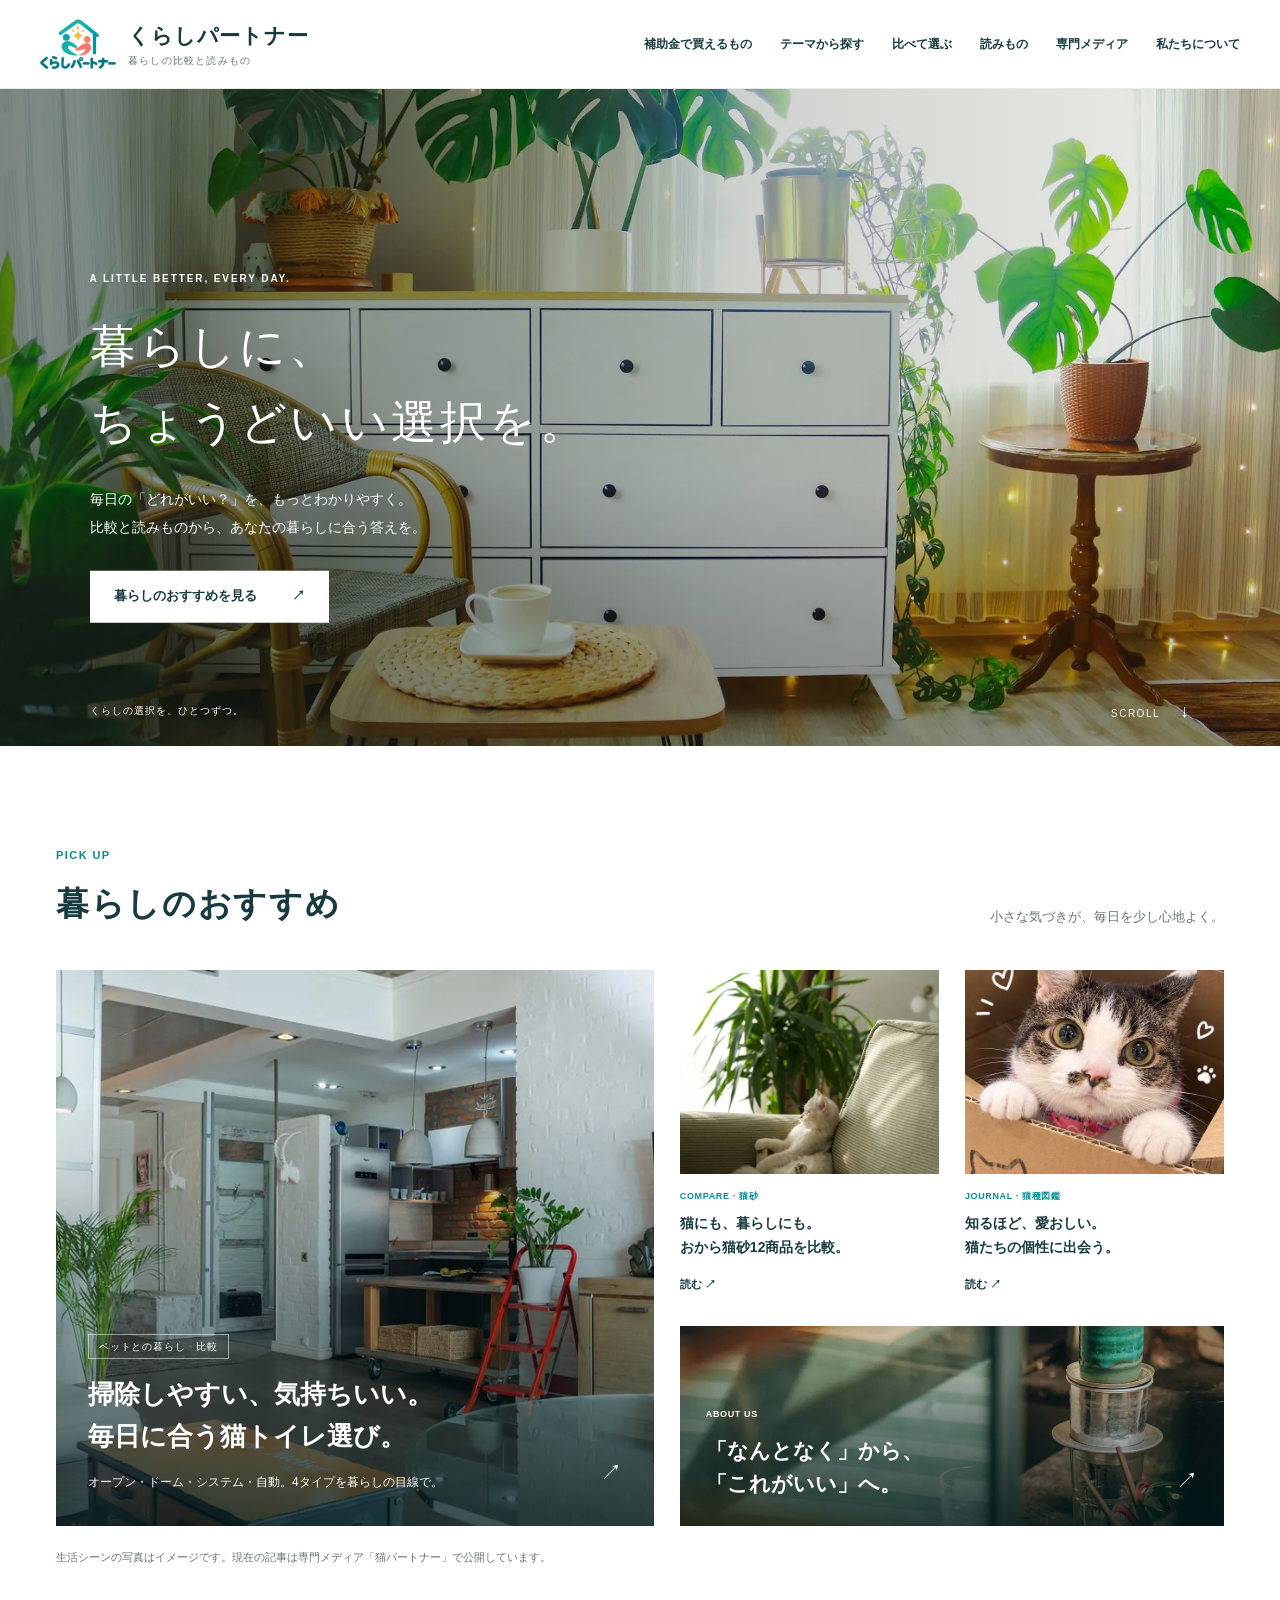
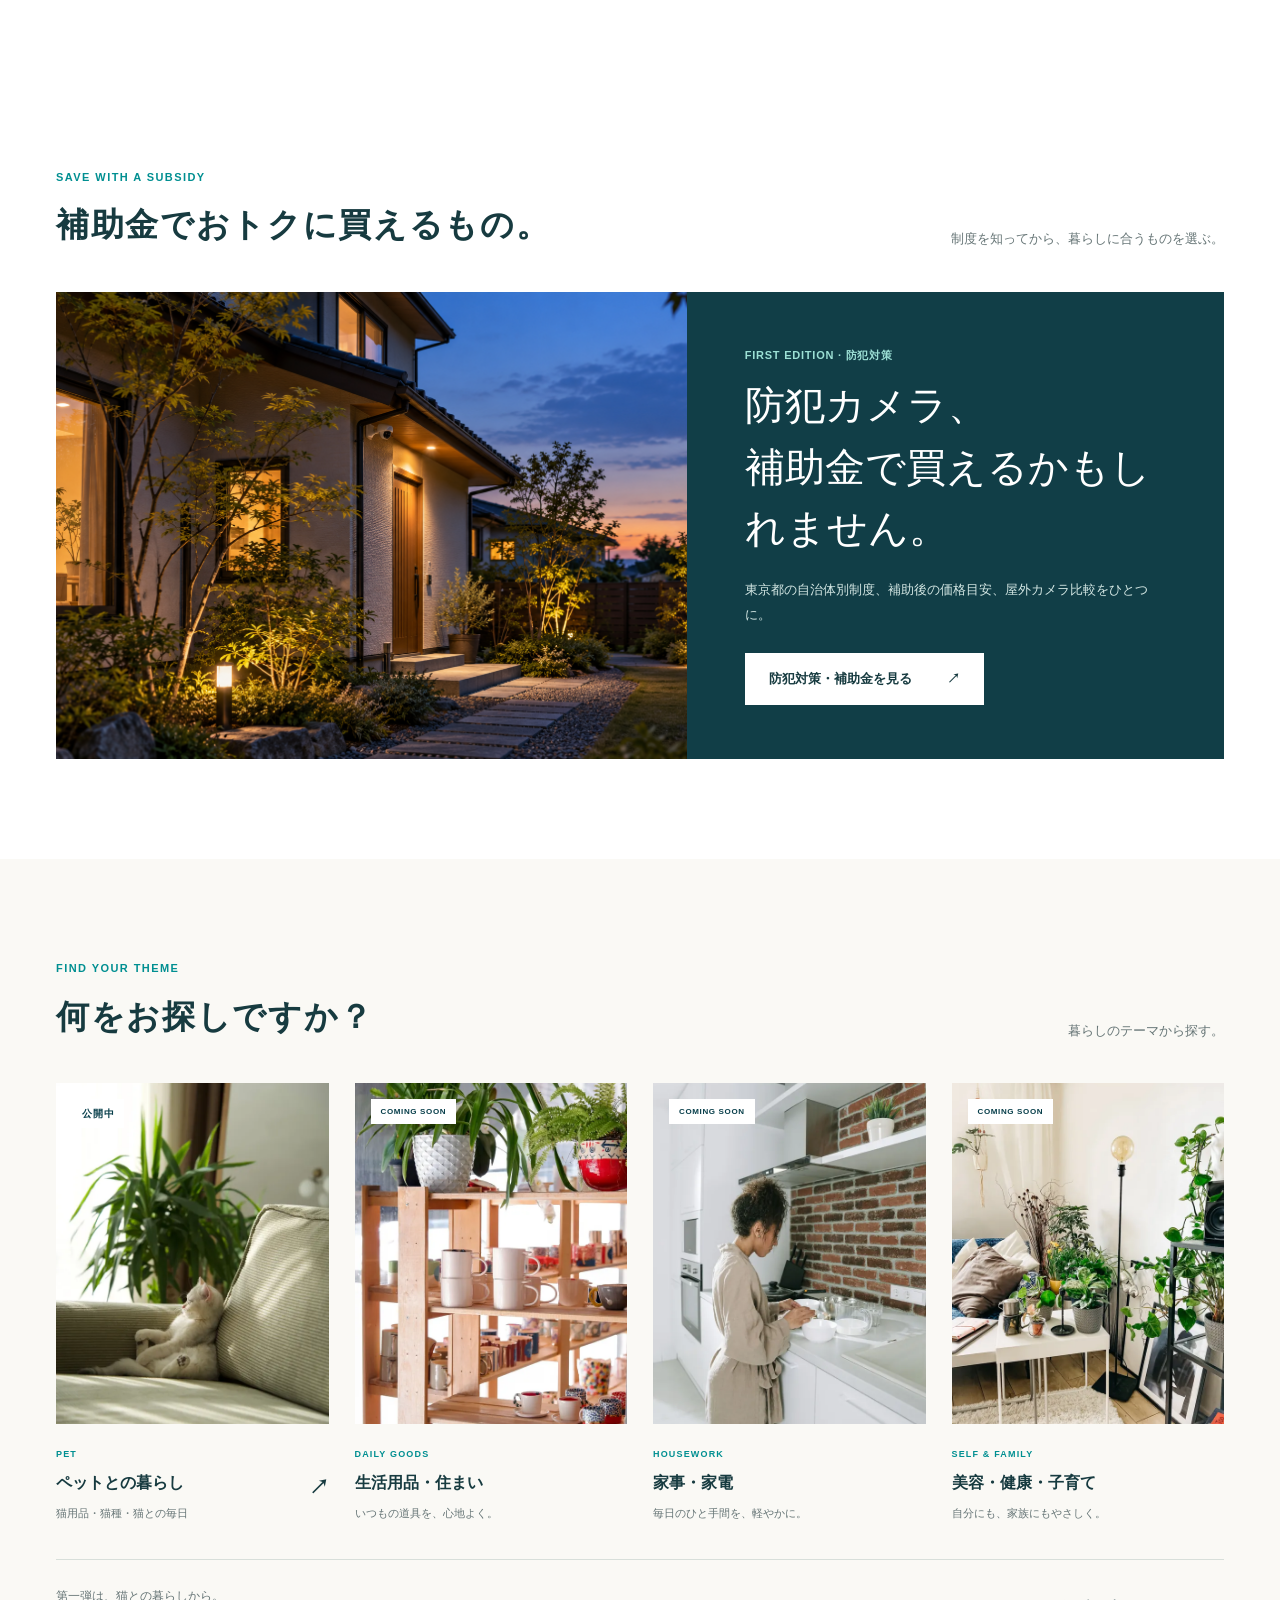
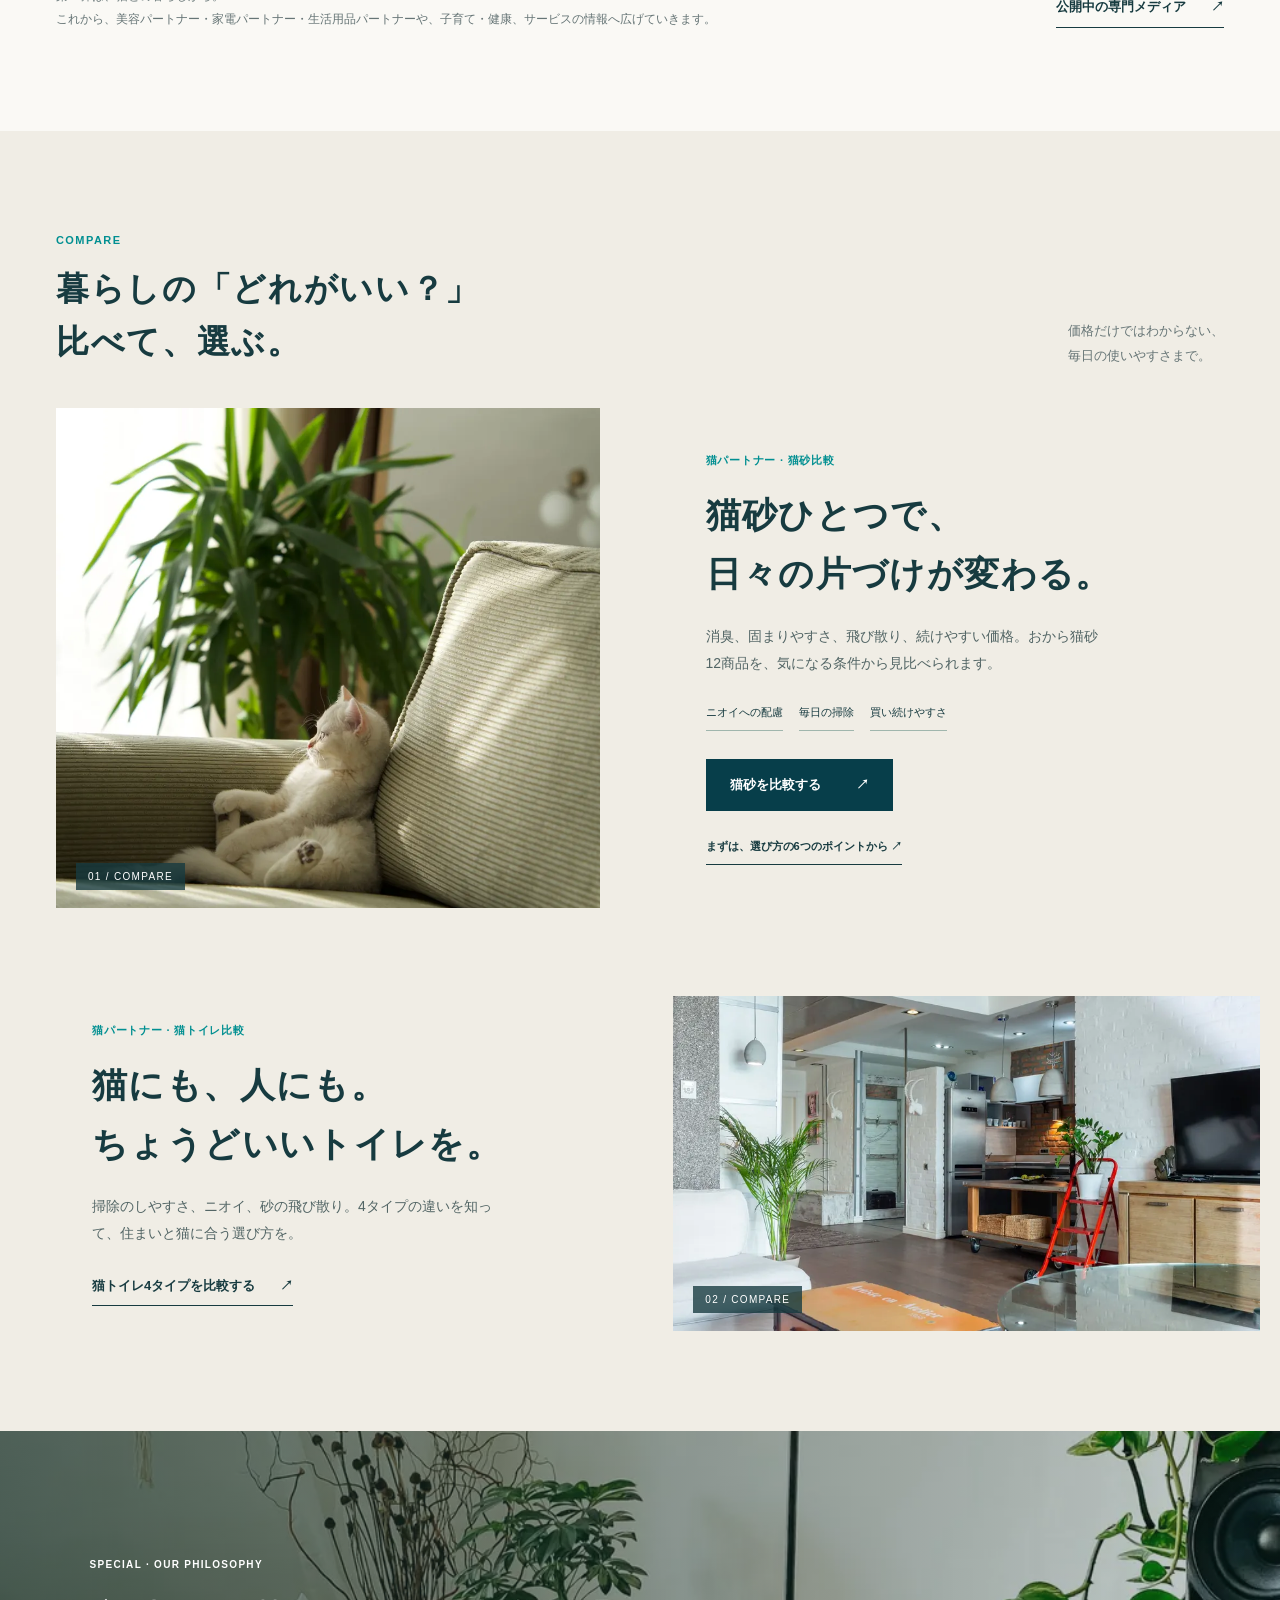
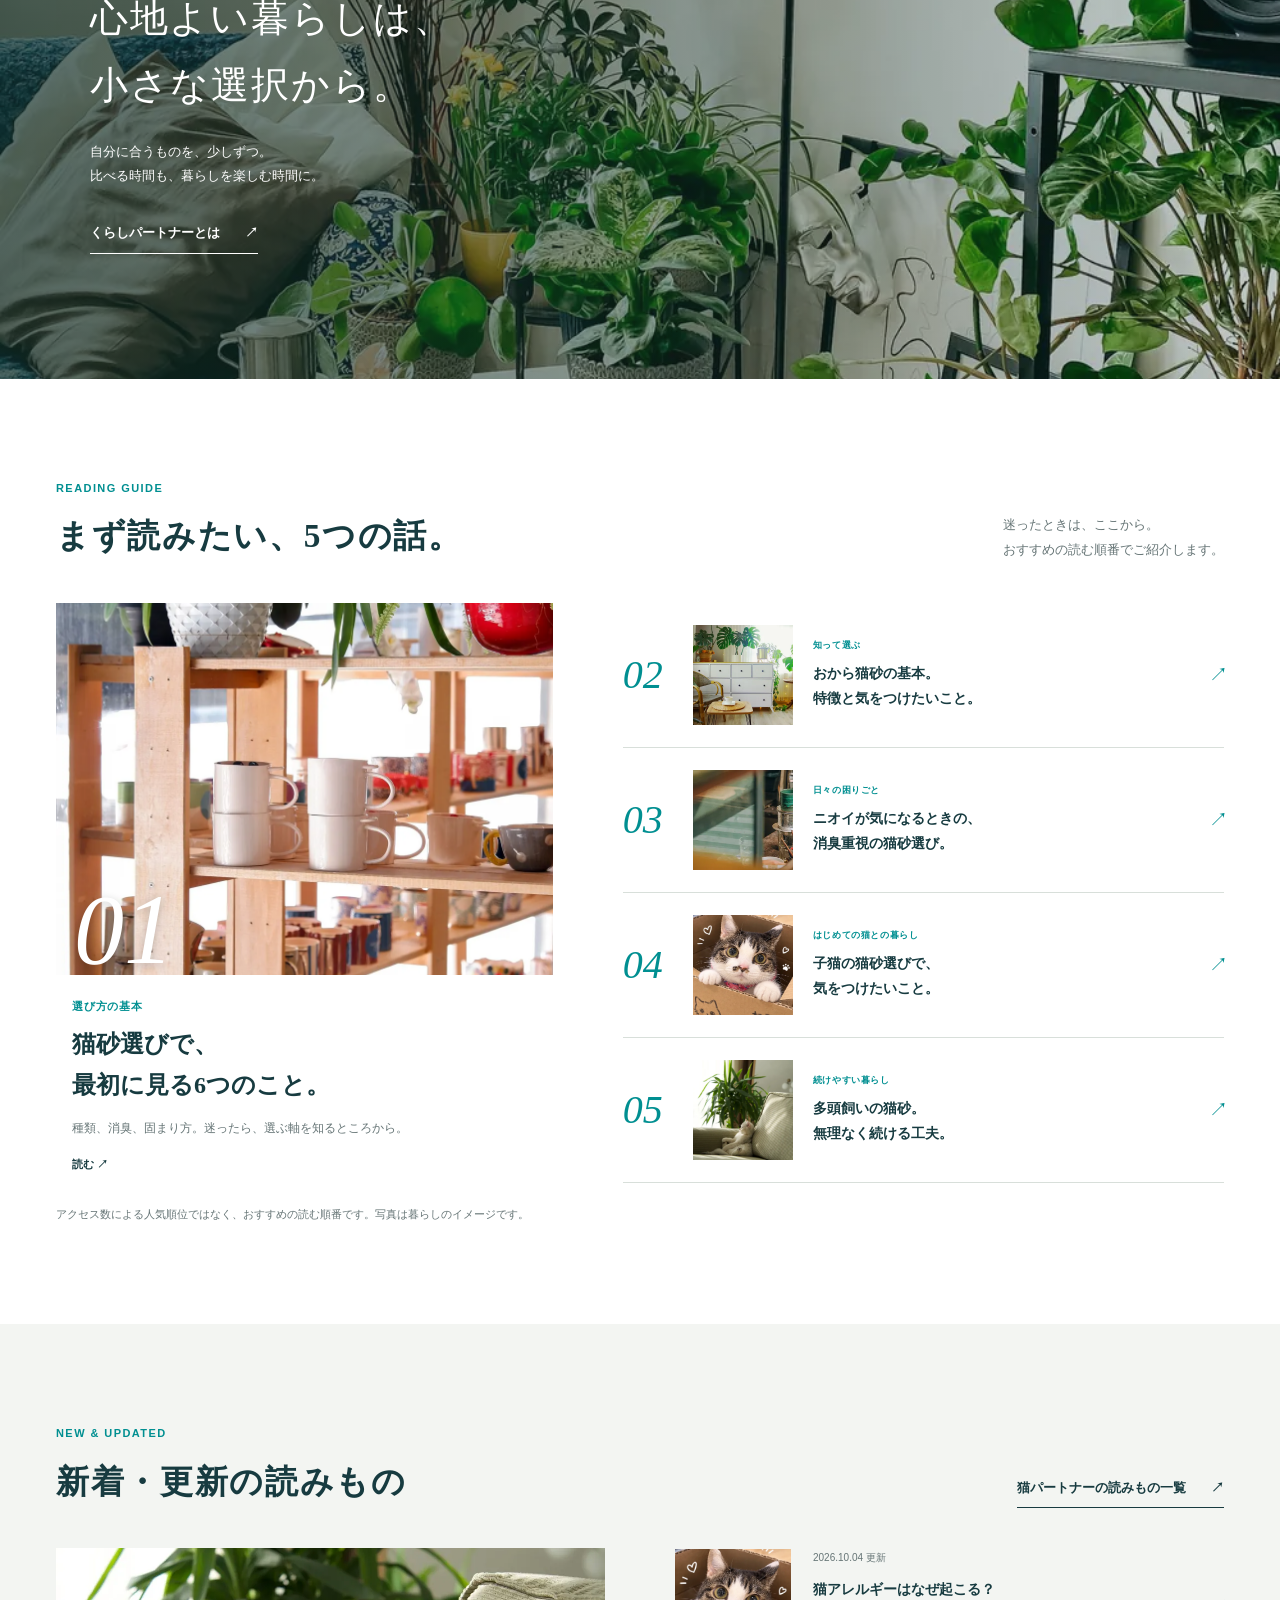
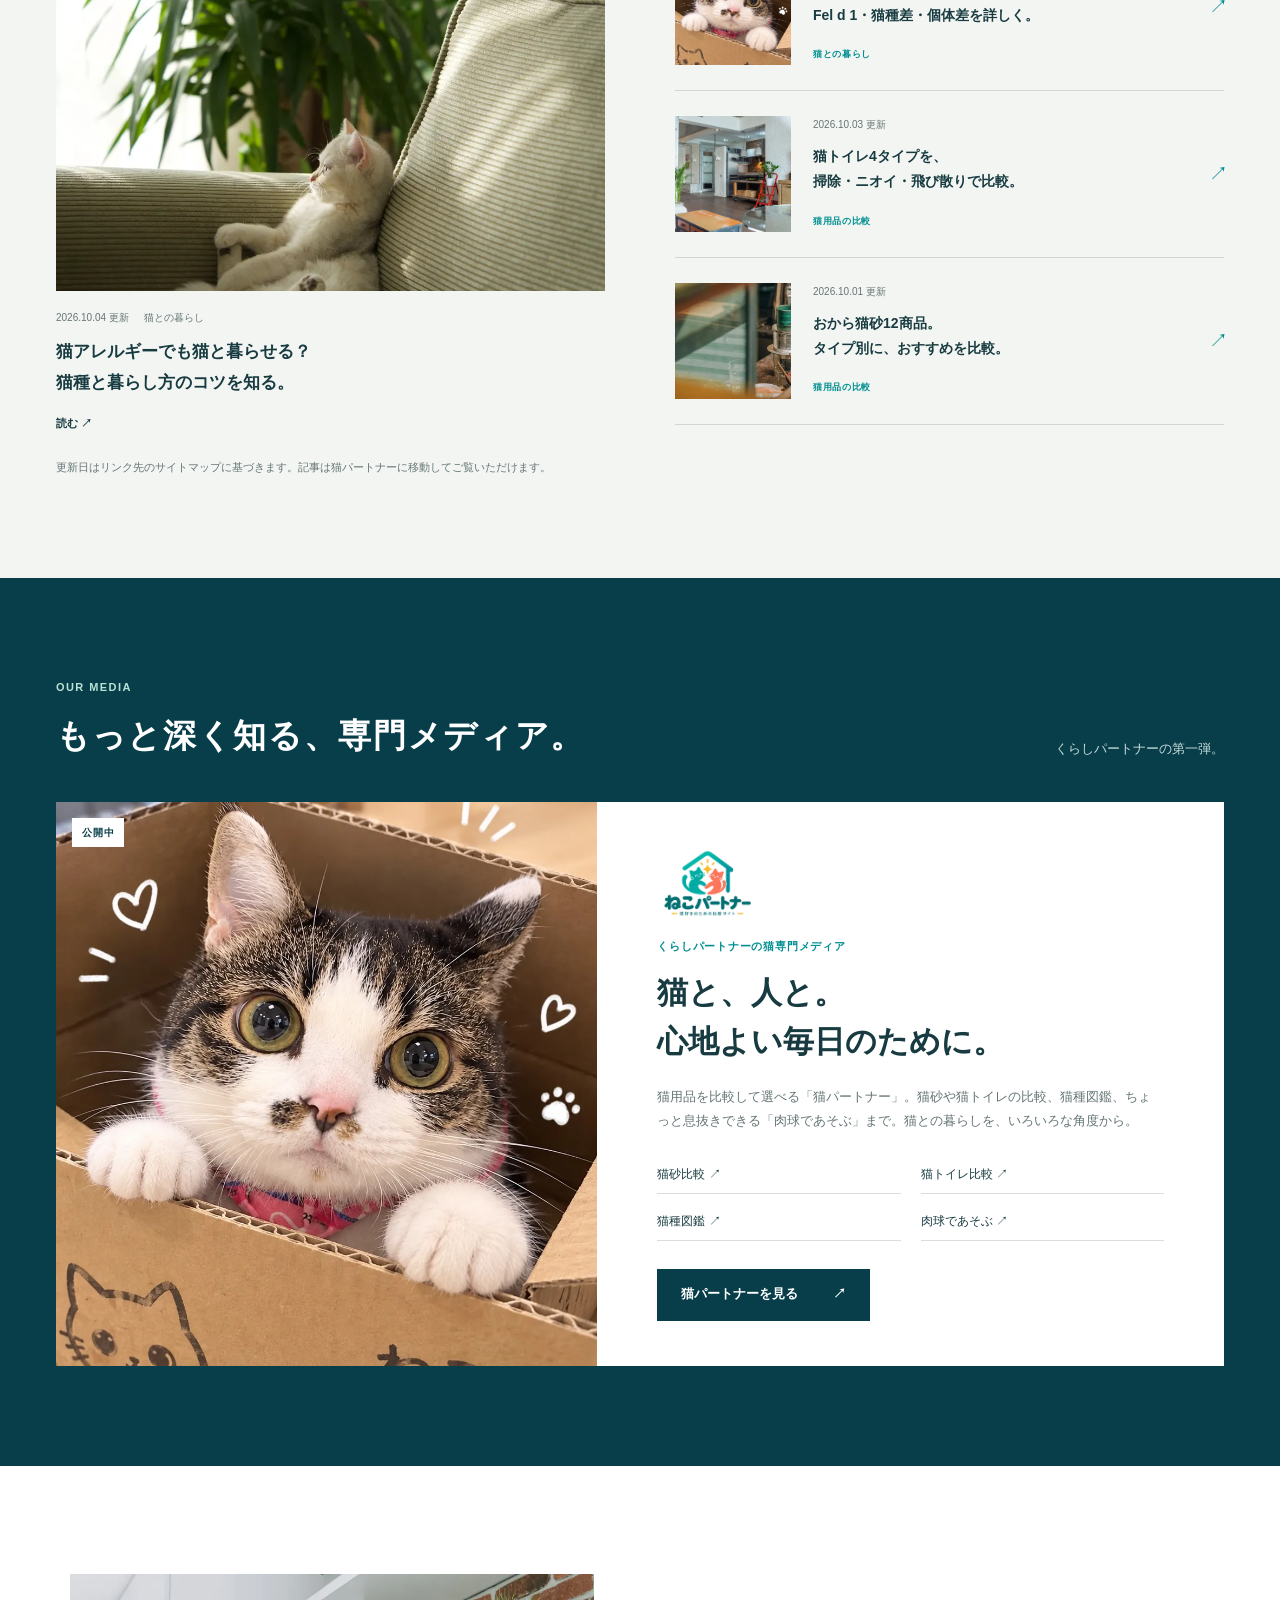
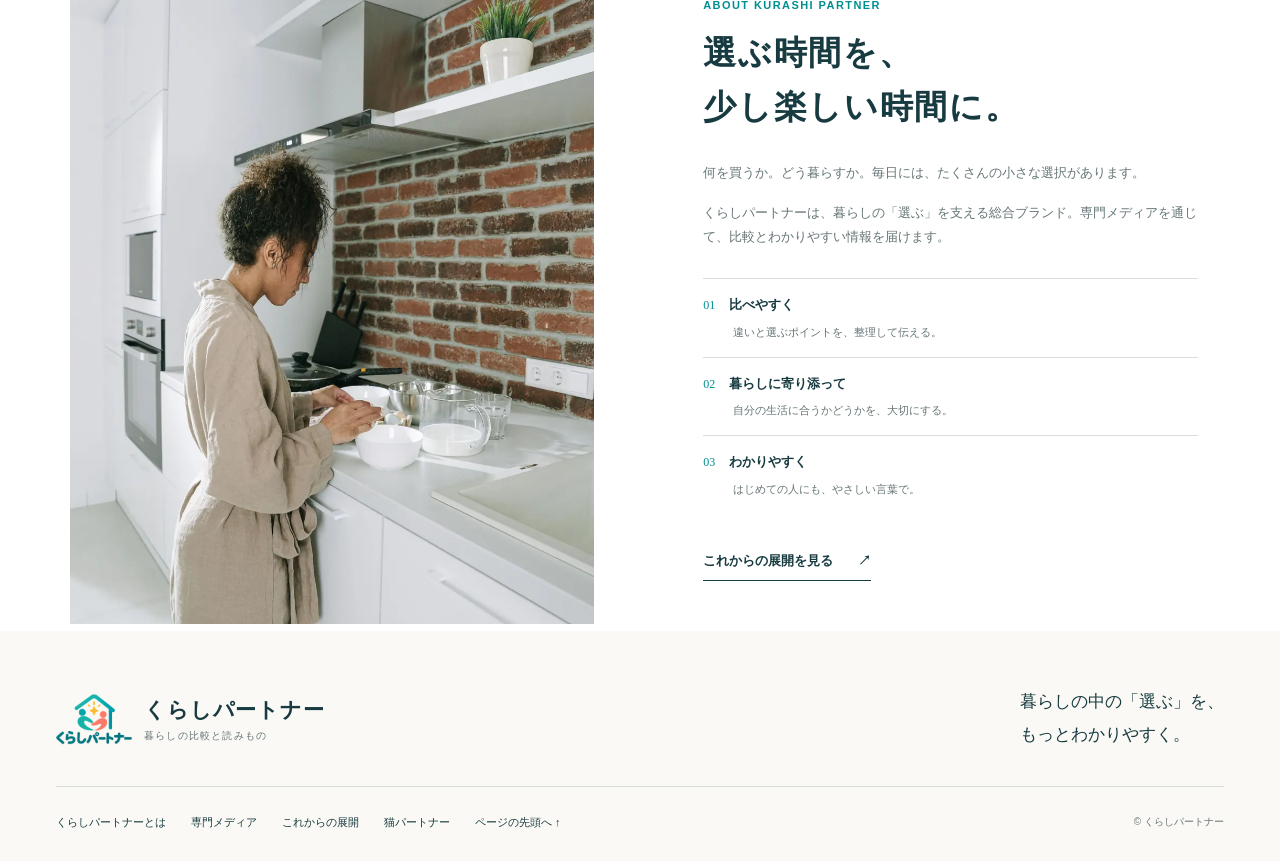
<file: index.html>
<!doctype html>
<html lang="ja">
<head>
  <meta charset="utf-8">
  <!-- Google tag (gtag.js): shared GA4 initialization -->
  <script src="assets/analytics.js?v=20261013-1"></script>
  <meta name="viewport" content="width=device-width, initial-scale=1">
  <meta name="google-site-verification" content="MS0Nk9H3uADEbkS4mQRKa8CIbMS9fhwAsp_efAz0tuo">
  <meta name="google-site-verification" content="SRSj7cFAxxrYkPa5LHg1mSOZ30iLq-G2q65b8_feYAY" />
  <title>くらしパートナー｜暮らしの「選ぶ」を、もっとわかりやすく。</title>
  <meta name="description" content="くらしパートナーは、毎日の暮らしにある「選ぶ」を、比較とわかりやすい情報で支える生活情報メディアです。第一弾の専門メディア「猫パートナー」を公開中。">
  <link rel="canonical" href="https://kurashi-partner-ku.com/">
  <link rel="icon" type="image/png" sizes="192x192" href="https://kurashi-partner-ku.com/assets/kurashi-partner-favicon.png">
  <meta property="og:locale" content="ja_JP">
  <meta property="og:type" content="website">
  <meta property="og:site_name" content="くらしパートナー">
  <meta property="og:title" content="くらしパートナー｜暮らしの「選ぶ」を、もっとわかりやすく。">
  <meta property="og:description" content="比べて、知って、納得して選ぶ。くらしに寄り添う専門メディアを届けます。">
  <meta property="og:url" content="https://kurashi-partner-ku.com/">
  <meta property="og:image" content="https://kurashi-partner-ku.com/assets/kurashi-partner-logo.png">
  <meta name="twitter:card" content="summary_large_image">
  <meta name="twitter:title" content="くらしパートナー｜暮らしの「選ぶ」を、もっとわかりやすく。">
  <meta name="twitter:description" content="比べて、知って、納得して選ぶ。くらしに寄り添う専門メディア。">
  <meta name="twitter:image" content="https://kurashi-partner-ku.com/assets/kurashi-partner-logo.png">
  <link rel="stylesheet" href="assets/kurashi-portal.css">
  <script type="application/ld+json">
  {"@context":"https://schema.org","@graph":[{"@type":"WebSite","@id":"https://kurashi-partner-ku.com/#website","url":"https://kurashi-partner-ku.com/","name":"くらしパートナー","inLanguage":"ja-JP","description":"暮らしの中の選択を、比較とわかりやすい情報で支える生活情報メディア。"},{"@type":"Organization","@id":"https://kurashi-partner-ku.com/#organization","name":"くらしパートナー","url":"https://kurashi-partner-ku.com/","logo":{"@type":"ImageObject","url":"https://kurashi-partner-ku.com/assets/kurashi-partner-logo.png"},"sameAs":["https://cat.kurashi-partner-ku.com/"]}]}
  </script>
  <script>
    if (location.hostname === 'uk-support1.github.io' && location.pathname.startsWith('/cat-comparison-site/')) location.replace(new URL('cat-home.html', location.href).href);
  </script>
  <script defer src="assets/kurashi-portal.js"></script>
  <link rel="preload" as="image" href="assets/photos/quiet-room-1800.webp" imagesrcset="assets/photos/quiet-room-900.webp 900w, assets/photos/quiet-room-1800.webp 1800w" imagesizes="100vw" fetchpriority="high">
</head>
<body id="top">
  <a class="skip-link" href="#main-content">本文へ移動</a>
  <header class="site-header"><div class="header-inner"><a class="brand" href="https://kurashi-partner-ku.com/" aria-label="くらしパートナー ホーム"><img src="assets/kurashi-partner-logo-compact.webp" alt="" width="437" height="320"><span>くらしパートナー<small>暮らしの比較と読みもの</small></span></a>
    <button class="menu-button" type="button" aria-expanded="false" aria-controls="main-navigation"><span class="menu-lines" aria-hidden="true"></span><span>メニュー</span></button>
    <nav class="main-navigation" id="main-navigation" aria-label="メインナビゲーション"><a href="security/">補助金で買えるもの</a><a href="#future">テーマから探す</a><a href="#compare">比べて選ぶ</a><a href="#journal">読みもの</a><a href="#media">専門メディア</a><a href="#about">私たちについて</a></nav></div>
    <nav class="mobile-shortcuts" aria-label="主要コンテンツ"><a href="security/">補助金</a><a href="#future">テーマ</a><a href="#compare">比較</a><a href="#media">猫パートナー</a></nav>
  </header>
  <main id="main-content">
    <section class="hero" aria-labelledby="hero-title">
      <img class="hero-image" src="assets/photos/quiet-room-1800.webp" srcset="assets/photos/quiet-room-900.webp 900w, assets/photos/quiet-room-1800.webp 1800w" sizes="100vw" width="1800" height="1200" alt="自然光と植物に囲まれた部屋。木のテーブルに一杯のコーヒー" fetchpriority="high" decoding="async">
      <div class="hero-shade"></div><div class="hero-copy"><p class="eyebrow">A LITTLE BETTER, EVERY DAY.</p><h1 id="hero-title">暮らしに、<br>ちょうどいい選択を。</h1><p class="hero-description">毎日の「どれがいい？」を、もっとわかりやすく。<br>比較と読みものから、あなたの暮らしに合う答えを。</p><a class="button button-light" href="#pickup">暮らしのおすすめを見る <span aria-hidden="true">↗</span></a></div>
      <div class="hero-caption"><span>くらしの選択を、ひとつずつ。</span><a href="#pickup" aria-label="暮らしのおすすめへスクロール">SCROLL <span aria-hidden="true">↓</span></a></div>
    </section>
    <section class="section pickup shell" id="pickup">
      <div class="section-heading"><div><p class="eyebrow">PICK UP</p><h2>暮らしのおすすめ</h2></div><p>小さな気づきが、毎日を少し心地よく。</p></div>
      <div class="bento">
        <a class="picture-story bento-main" href="https://cat.kurashi-partner-ku.com/compare/cat-toilets.html"><img src="assets/photos/living-1800.webp" srcset="assets/photos/living-900.webp 900w, assets/photos/living-1800.webp 1800w" sizes="(min-width: 900px) 50vw, 100vw" width="1800" height="1200" alt="植物や木の家具を取り入れた、リビングとキッチンのある住まい" loading="lazy" decoding="async"><div class="story-copy"><span class="tag">ペットとの暮らし · 比較</span><h3>掃除しやすい、気持ちいい。<br>毎日に合う猫トイレ選び。</h3><p>オープン・ドーム・システム・自動。4タイプを暮らしの目線で。</p><span class="story-arrow" aria-hidden="true">↗</span></div></a>
        <a class="small-story" href="https://cat.kurashi-partner-ku.com/compare/okara-litter.html"><div class="image-wrap"><img src="assets/photos/cat-home-600.webp" width="600" height="900" alt="植物のある部屋のソファでくつろぐ猫" loading="lazy" decoding="async"></div><span class="category-label">COMPARE · 猫砂</span><h3>猫にも、暮らしにも。<br>おから猫砂12商品を比較。</h3><span class="text-arrow" aria-hidden="true">読む ↗</span></a>
        <a class="small-story" href="https://cat.kurashi-partner-ku.com/breeds/"><div class="image-wrap"><img src="assets/photos/mii-600.webp" width="600" height="800" alt="ねこパートナーのミー。顔を近づけてこちらを見ている猫" loading="lazy" decoding="async"></div><span class="category-label">JOURNAL · 猫種図鑑</span><h3>知るほど、愛おしい。<br>猫たちの個性に出会う。</h3><span class="text-arrow" aria-hidden="true">読む ↗</span></a>
        <a class="picture-story bento-note" href="#about"><img src="assets/photos/coffee-1000.webp" srcset="assets/photos/coffee-600.webp 600w, assets/photos/coffee-1000.webp 1000w" sizes="(min-width: 900px) 50vw, 100vw" width="1000" height="625" alt="キッチンのカウンターに置かれた、緑色のカップとコーヒーの道具" loading="lazy" decoding="async"><div class="story-copy"><span class="category-label">ABOUT US</span><h3>「なんとなく」から、<br>「これがいい」へ。</h3><span class="story-arrow" aria-hidden="true">↗</span></div></a>
      </div><p class="image-note">生活シーンの写真はイメージです。現在の記事は専門メディア「猫パートナー」で公開しています。</p>
    </section>
    <section class="section" id="subsidy"><div class="shell"><div class="section-heading"><div><p class="eyebrow">SAVE WITH A SUBSIDY</p><h2>補助金でおトクに買えるもの。</h2></div><p>制度を知ってから、暮らしに合うものを選ぶ。</p></div><article class="subsidy-feature"><img src="assets/security/security-garden.png" alt="センサーライトと防犯カメラがある夕方の戸建住宅" loading="lazy" decoding="async"><div><span class="category-label">FIRST EDITION · 防犯対策</span><h3>防犯カメラ、<br>補助金で買えるかもしれません。</h3><p>東京都の自治体別制度、補助後の価格目安、屋外カメラ比較をひとつに。</p><a class="button" href="security/">防犯対策・補助金を見る <span aria-hidden="true">↗</span></a></div></article></div></section>
    <section class="themes section" id="future"><div class="shell">
      <div class="section-heading"><div><p class="eyebrow">FIND YOUR THEME</p><h2>何をお探しですか？</h2></div><p>暮らしのテーマから探す。</p></div>
      <!-- Published categories use an anchor; planned categories deliberately have no link. -->
      <div class="theme-rail" tabindex="0" role="region" aria-label="暮らしのテーマ。スマートフォンでは横にスクロールできます">
        <a class="theme theme-live" href="https://uk-support1.github.io/cat-comparison-site/"><div class="image-wrap"><img src="assets/photos/cat-home-600.webp" width="600" height="900" alt="ソファの上でリラックスする猫" loading="lazy" decoding="async"><span class="status">公開中</span></div><span class="eyebrow">PET</span><h3>ペットとの暮らし <span aria-hidden="true">↗</span></h3><p>猫用品・猫種・猫との毎日</p></a>
<div class="theme"><div class="image-wrap"><img src="assets/photos/ceramics-600.webp" width="600" height="1066" alt="木の棚に並んだ器と小さな植物" loading="lazy" decoding="async"><span class="status status-soon">COMING SOON</span></div><span class="eyebrow">DAILY GOODS</span><h3>生活用品・住まい</h3><p>いつもの道具を、心地よく。</p></div>
<div class="theme"><div class="image-wrap"><img src="assets/photos/cooking-600.webp" width="600" height="900" alt="明るいキッチンで料理をする日常のひとこま" loading="lazy" decoding="async"><span class="status status-soon">COMING SOON</span></div><span class="eyebrow">HOUSEWORK</span><h3>家事・家電</h3><p>毎日のひと手間を、軽やかに。</p></div>
<div class="theme"><div class="image-wrap"><img src="assets/photos/plants-600.webp" width="600" height="800" alt="植物とクッションに囲まれた、くつろぎの空間" loading="lazy" decoding="async"><span class="status status-soon">COMING SOON</span></div><span class="eyebrow">SELF & FAMILY</span><h3>美容・健康・子育て</h3><p>自分にも、家族にもやさしく。</p></div>
      </div><div class="theme-foot"><p>第一弾は、猫との暮らしから。<br>これから、美容パートナー・家電パートナー・生活用品パートナーや、子育て・健康、サービスの情報へ広げていきます。</p><a class="underlined-link" href="#media">公開中の専門メディア <span aria-hidden="true">↗</span></a></div>
    </div></section>
    <section class="compare section" id="compare"><div class="shell">
      <div class="section-heading"><div><p class="eyebrow">COMPARE</p><h2>暮らしの「どれがいい？」<br>比べて、選ぶ。</h2></div><p>価格だけではわからない、<br>毎日の使いやすさまで。</p></div>
      <article class="editorial editorial-first reveal"><a class="editorial-photo" href="https://cat.kurashi-partner-ku.com/compare/okara-litter.html" aria-label="おから猫砂12商品の比較を読む"><img src="assets/photos/cat-home-1000.webp" srcset="assets/photos/cat-home-600.webp 600w, assets/photos/cat-home-1000.webp 1000w" sizes="(min-width: 900px) 50vw, 100vw" width="1000" height="1499" alt="ソファでくつろぐ猫と、部屋の植物" loading="lazy" decoding="async"><span class="photo-index" aria-hidden="true">01 / COMPARE</span></a><div class="editorial-copy"><p class="category-label">猫パートナー · 猫砂比較</p><h3>猫砂ひとつで、<br>日々の片づけが変わる。</h3><p>消臭、固まりやすさ、飛び散り、続けやすい価格。おから猫砂12商品を、気になる条件から見比べられます。</p><ul class="compare-points"><li>ニオイへの配慮</li><li>毎日の掃除</li><li>買い続けやすさ</li></ul><a class="button" href="https://cat.kurashi-partner-ku.com/compare/okara-litter.html">猫砂を比較する <span aria-hidden="true">↗</span></a><a class="underlined-link secondary-link" href="https://cat.kurashi-partner-ku.com/articles/how-to-choose.html">まずは、選び方の6つのポイントから <span aria-hidden="true">↗</span></a></div></article>
      <article class="editorial editorial-reverse reveal"><a class="editorial-photo" href="https://cat.kurashi-partner-ku.com/compare/cat-toilets.html" aria-label="猫トイレ4タイプの比較を読む"><img src="assets/photos/living-900.webp" width="900" height="600" alt="猫と暮らす空間づくりを考える、明るい住まいのイメージ" loading="lazy" decoding="async"><span class="photo-index" aria-hidden="true">02 / COMPARE</span></a><div class="editorial-copy"><p class="category-label">猫パートナー · 猫トイレ比較</p><h3>猫にも、人にも。<br>ちょうどいいトイレを。</h3><p>掃除のしやすさ、ニオイ、砂の飛び散り。4タイプの違いを知って、住まいと猫に合う選び方を。</p><a class="underlined-link" href="https://cat.kurashi-partner-ku.com/compare/cat-toilets.html">猫トイレ4タイプを比較する <span aria-hidden="true">↗</span></a></div></article>
    </div></section>
    <section class="special" aria-labelledby="special-title"><img src="assets/photos/plants-1000.webp" srcset="assets/photos/plants-600.webp 600w, assets/photos/plants-1000.webp 1000w" sizes="(min-width: 900px) 50vw, 100vw" width="1000" height="1333" alt="たくさんの植物と自然光がある、日常のリビング" loading="lazy" decoding="async"><div class="special-shade"></div><div class="special-copy"><p class="eyebrow">SPECIAL · OUR PHILOSOPHY</p><h2 id="special-title">心地よい暮らしは、<br>小さな選択から。</h2><p>自分に合うものを、少しずつ。<br>比べる時間も、暮らしを楽しむ時間に。</p><a class="underlined-link" href="#about">くらしパートナーとは <span aria-hidden="true">↗</span></a></div></section>
    <section class="reading section shell" id="reading">
      <div class="section-heading"><div><p class="eyebrow">READING GUIDE</p><h2>まず読みたい、5つの話。</h2></div><p>迷ったときは、ここから。<br>おすすめの読む順番でご紹介します。</p></div>
      <ol class="reading-grid">
        <li class="reading-first"><a href="https://cat.kurashi-partner-ku.com/articles/how-to-choose.html"><div class="image-wrap"><img src="assets/photos/ceramics-1000.webp" srcset="assets/photos/ceramics-600.webp 600w, assets/photos/ceramics-1000.webp 1000w" sizes="(min-width: 900px) 50vw, 100vw" width="1000" height="1777" alt="暮らしに合う道具を選ぶ、器の並んだ木の棚のイメージ" loading="lazy" decoding="async"><span class="reading-number" aria-hidden="true">01</span></div><div class="reading-first-copy"><p class="category-label">選び方の基本</p><h3>猫砂選びで、<br>最初に見る6つのこと。</h3><p>種類、消臭、固まり方。迷ったら、選ぶ軸を知るところから。</p><span class="text-arrow" aria-hidden="true">読む ↗</span></div></a></li>
        <li><a class="reading-row" href="https://cat.kurashi-partner-ku.com/articles/okara-basics.html"><span class="reading-number" aria-hidden="true">02</span><img src="assets/photos/quiet-room-600.webp" width="600" height="400" alt="植物のある部屋の木のテーブル" loading="lazy" decoding="async"><div><p class="category-label">知って選ぶ</p><h3>おから猫砂の基本。<br>特徴と気をつけたいこと。</h3></div><span class="row-arrow" aria-hidden="true">↗</span></a></li>
<li><a class="reading-row" href="https://cat.kurashi-partner-ku.com/articles/odor-control.html"><span class="reading-number" aria-hidden="true">03</span><img src="assets/photos/coffee-600.webp" width="600" height="375" alt="カウンターに置かれた緑色のカップ" loading="lazy" decoding="async"><div><p class="category-label">日々の困りごと</p><h3>ニオイが気になるときの、<br>消臭重視の猫砂選び。</h3></div><span class="row-arrow" aria-hidden="true">↗</span></a></li>
<li><a class="reading-row" href="https://cat.kurashi-partner-ku.com/articles/kitten-guide.html"><span class="reading-number" aria-hidden="true">04</span><img src="assets/photos/mii-600.webp" width="600" height="800" alt="つぶらな目でこちらを見るミー" loading="lazy" decoding="async"><div><p class="category-label">はじめての猫との暮らし</p><h3>子猫の猫砂選びで、<br>気をつけたいこと。</h3></div><span class="row-arrow" aria-hidden="true">↗</span></a></li>
<li><a class="reading-row" href="https://cat.kurashi-partner-ku.com/articles/multi-cat-guide.html"><span class="reading-number" aria-hidden="true">05</span><img src="assets/photos/cat-home-600.webp" width="600" height="900" alt="ソファでゆっくり過ごす猫" loading="lazy" decoding="async"><div><p class="category-label">続けやすい暮らし</p><h3>多頭飼いの猫砂。<br>無理なく続ける工夫。</h3></div><span class="row-arrow" aria-hidden="true">↗</span></a></li>
      </ol><p class="image-note">アクセス数による人気順位ではなく、おすすめの読む順番です。写真は暮らしのイメージです。</p>
    </section>
    <section class="journal section" id="journal"><div class="shell">
      <div class="section-heading"><div><p class="eyebrow">NEW & UPDATED</p><h2>新着・更新の読みもの</h2></div><a class="underlined-link" href="https://cat.kurashi-partner-ku.com/articles/">猫パートナーの読みもの一覧 <span aria-hidden="true">↗</span></a></div>
      <div class="journal-grid"><a class="journal-lead" href="https://cat.kurashi-partner-ku.com/articles/cat-allergy.html"><div class="image-wrap"><img src="assets/photos/cat-home-1000.webp" srcset="assets/photos/cat-home-600.webp 600w, assets/photos/cat-home-1000.webp 1000w" sizes="(min-width: 900px) 50vw, 100vw" width="1000" height="1499" alt="部屋のソファでくつろぐ猫" loading="lazy" decoding="async"></div><p class="article-meta"><time datetime="2026-10-04">2026.10.04 更新</time><span>猫との暮らし</span></p><h3>猫アレルギーでも猫と暮らせる？<br>猫種と暮らし方のコツを知る。</h3><span class="text-arrow" aria-hidden="true">読む ↗</span></a>
        <div class="journal-list"><a class="journal-row" href="https://cat.kurashi-partner-ku.com/articles/cat-allergy-deep-guide.html"><img src="assets/photos/mii-600.webp" width="600" height="800" alt="ミーの顔のアップ" loading="lazy" decoding="async"><div><p class="article-meta"><time datetime="2026-10-04">2026.10.04 更新</time></p><h3>猫アレルギーはなぜ起こる？<br>Fel d 1・猫種差・個体差を詳しく。</h3><span class="category-label">猫との暮らし</span></div><span class="row-arrow" aria-hidden="true">↗</span></a>
<a class="journal-row" href="https://cat.kurashi-partner-ku.com/compare/cat-toilets.html"><img src="assets/photos/living-900.webp" width="900" height="600" alt="キッチンとつながる明るい生活空間" loading="lazy" decoding="async"><div><p class="article-meta"><time datetime="2026-10-03">2026.10.03 更新</time></p><h3>猫トイレ4タイプを、<br>掃除・ニオイ・飛び散りで比較。</h3><span class="category-label">猫用品の比較</span></div><span class="row-arrow" aria-hidden="true">↗</span></a>
<a class="journal-row" href="https://cat.kurashi-partner-ku.com/compare/okara-litter.html"><img src="assets/photos/coffee-600.webp" width="600" height="375" alt="暮らしの道具が並ぶカウンターのイメージ" loading="lazy" decoding="async"><div><p class="article-meta"><time datetime="2026-10-01">2026.10.01 更新</time></p><h3>おから猫砂12商品。<br>タイプ別に、おすすめを比較。</h3><span class="category-label">猫用品の比較</span></div><span class="row-arrow" aria-hidden="true">↗</span></a></div>
      </div><p class="image-note">更新日はリンク先のサイトマップに基づきます。記事は猫パートナーに移動してご覧いただけます。</p>
    </div></section>
    <section class="media section" id="media"><div class="shell">
      <div class="section-heading"><div><p class="eyebrow">OUR MEDIA</p><h2>もっと深く知る、専門メディア。</h2></div><p>くらしパートナーの第一弾。</p></div>
      <!-- Add future published media as another .media-feature; keep unpublished sites unlinked. -->
      <article class="media-feature reveal"><div class="media-photo"><img src="assets/photos/mii-1000.webp" srcset="assets/photos/mii-600.webp 600w, assets/photos/mii-1000.webp 1000w" sizes="(min-width: 900px) 50vw, 100vw" width="1000" height="1333" alt="ねこパートナーのミー" loading="lazy" decoding="async"><span class="status">公開中</span></div><div class="media-copy"><img class="cat-logo" src="assets/neko-partner-logo-compact.webp" width="413" height="320" alt="ねこパートナー" loading="lazy" decoding="async"><p class="category-label">くらしパートナーの猫専門メディア</p><h3>猫と、人と。<br>心地よい毎日のために。</h3><p>猫用品を比較して選べる「猫パートナー」。猫砂や猫トイレの比較、猫種図鑑、ちょっと息抜きできる「肉球であそぶ」まで。猫との暮らしを、いろいろな角度から。</p><div class="media-topics"><a href="https://cat.kurashi-partner-ku.com/compare/okara-litter.html">猫砂比較 ↗</a><a href="https://cat.kurashi-partner-ku.com/compare/cat-toilets.html">猫トイレ比較 ↗</a><a href="https://cat.kurashi-partner-ku.com/breeds/">猫種図鑑 ↗</a><a href="https://cat.kurashi-partner-ku.com/breeds/paw-pop.html">肉球であそぶ ↗</a></div><a class="button" href="https://uk-support1.github.io/cat-comparison-site/">猫パートナーを見る <span aria-hidden="true">↗</span></a></div></article>
    </div></section>
    <section class="about section" id="about" aria-labelledby="about-title"><div class="about-grid"><div class="about-photo"><img src="assets/photos/cooking-1000.webp" srcset="assets/photos/cooking-600.webp 600w, assets/photos/cooking-1000.webp 1000w" sizes="(min-width: 900px) 50vw, 100vw" width="1000" height="1500" alt="窓からの光が入るキッチンで、静かに料理をする人" loading="lazy" decoding="async"></div><div class="about-copy"><p class="eyebrow">ABOUT KURASHI PARTNER</p><h2 id="about-title">選ぶ時間を、<br>少し楽しい時間に。</h2><p>何を買うか。どう暮らすか。毎日には、たくさんの小さな選択があります。</p><p>くらしパートナーは、暮らしの「選ぶ」を支える総合ブランド。専門メディアを通じて、比較とわかりやすい情報を届けます。</p><dl class="values"><div><dt><span>01</span> 比べやすく</dt><dd>違いと選ぶポイントを、整理して伝える。</dd></div><div><dt><span>02</span> 暮らしに寄り添って</dt><dd>自分の生活に合うかどうかを、大切にする。</dd></div><div><dt><span>03</span> わかりやすく</dt><dd>はじめての人にも、やさしい言葉で。</dd></div></dl><a class="underlined-link" href="#future">これからの展開を見る <span aria-hidden="true">↗</span></a></div></div></section>
  </main>
  <footer class="site-footer"><div class="shell"><div class="footer-top"><a class="brand" href="https://kurashi-partner-ku.com/" aria-label="くらしパートナー ホーム"><img src="assets/kurashi-partner-logo-compact.webp" alt="" width="437" height="320"><span>くらしパートナー<small>暮らしの比較と読みもの</small></span></a><p>暮らしの中の「選ぶ」を、<br>もっとわかりやすく。</p></div><div class="footer-bottom"><nav aria-label="フッターナビゲーション"><a href="#about">くらしパートナーとは</a><a href="#media">専門メディア</a><a href="#future">これからの展開</a><a href="https://uk-support1.github.io/cat-comparison-site/">猫パートナー</a><a href="#top">ページの先頭へ ↑</a></nav><small>© くらしパートナー</small></div></div></footer>
  <noscript><p class="noscript-note">猫パートナーは <a href="https://uk-support1.github.io/cat-comparison-site/cat-home.html">こちら</a> からもご覧いただけます。</p></noscript>
</body>
</html>
</file>
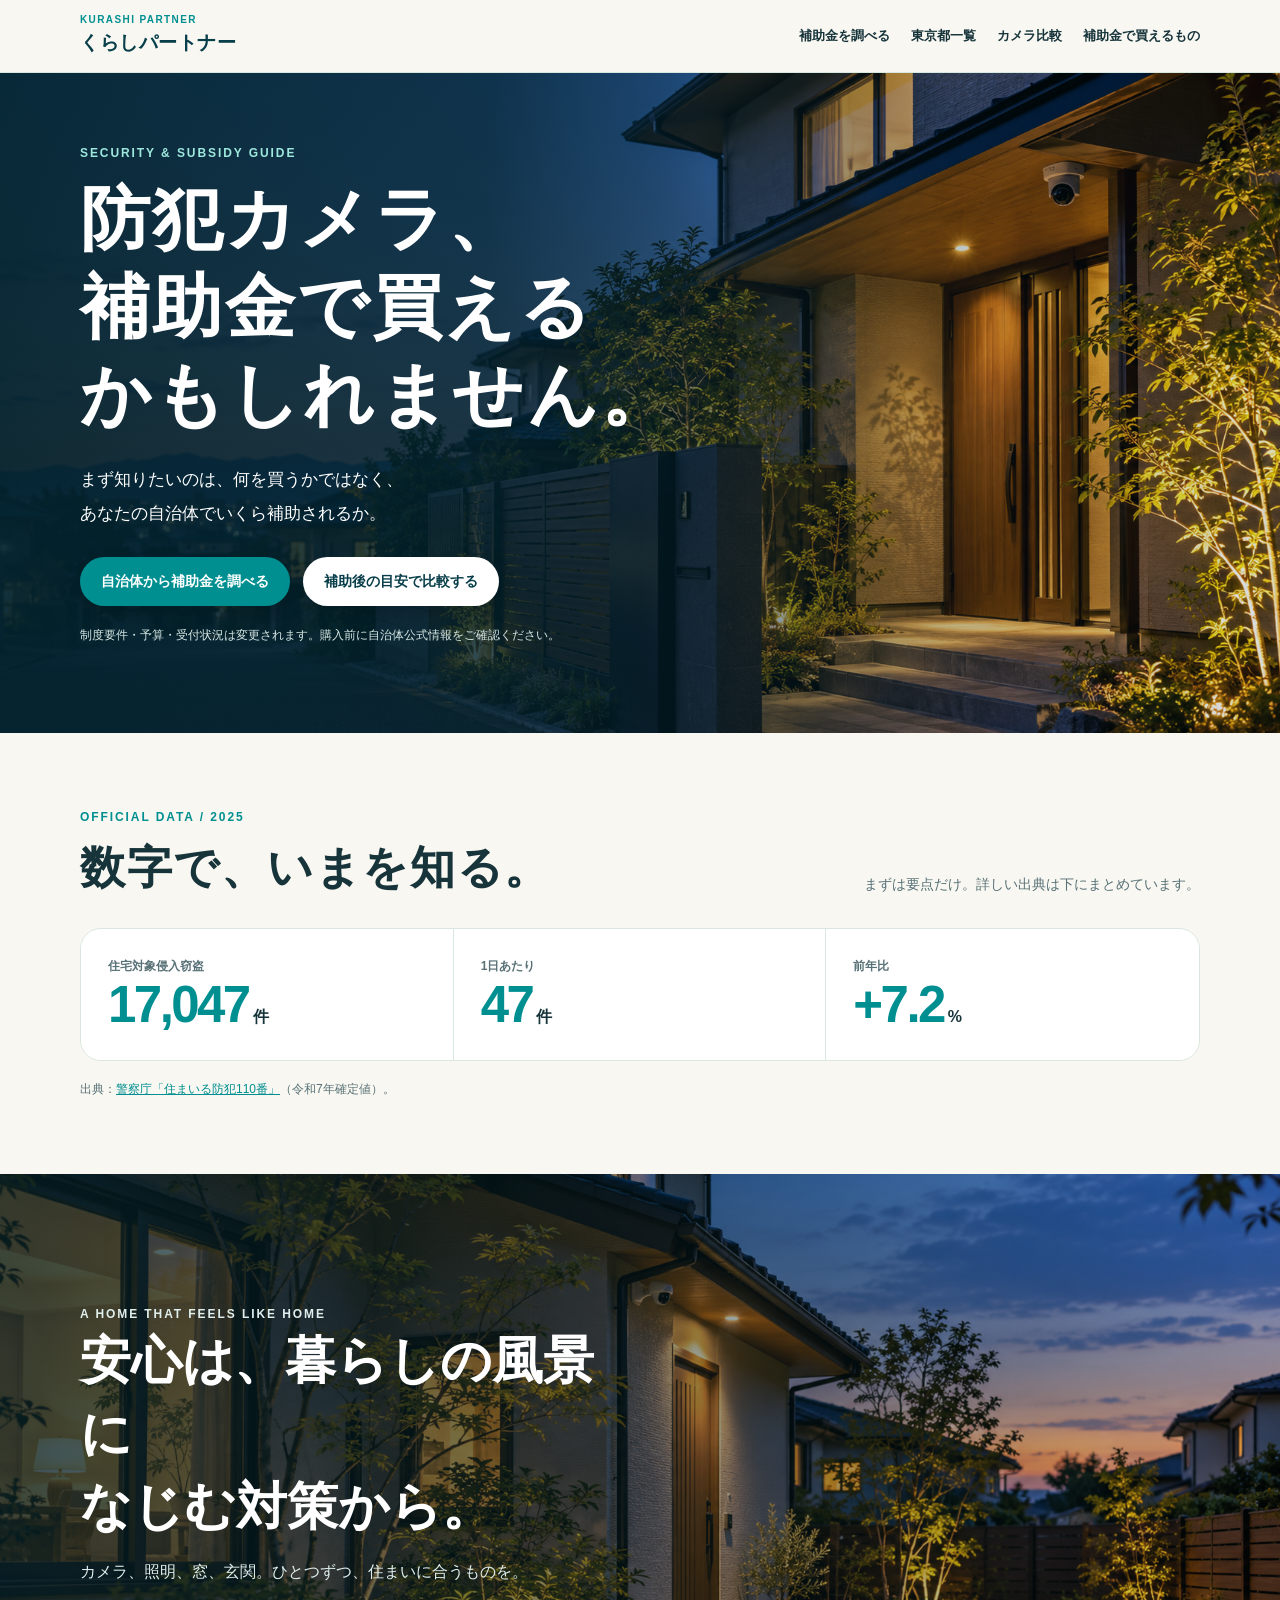
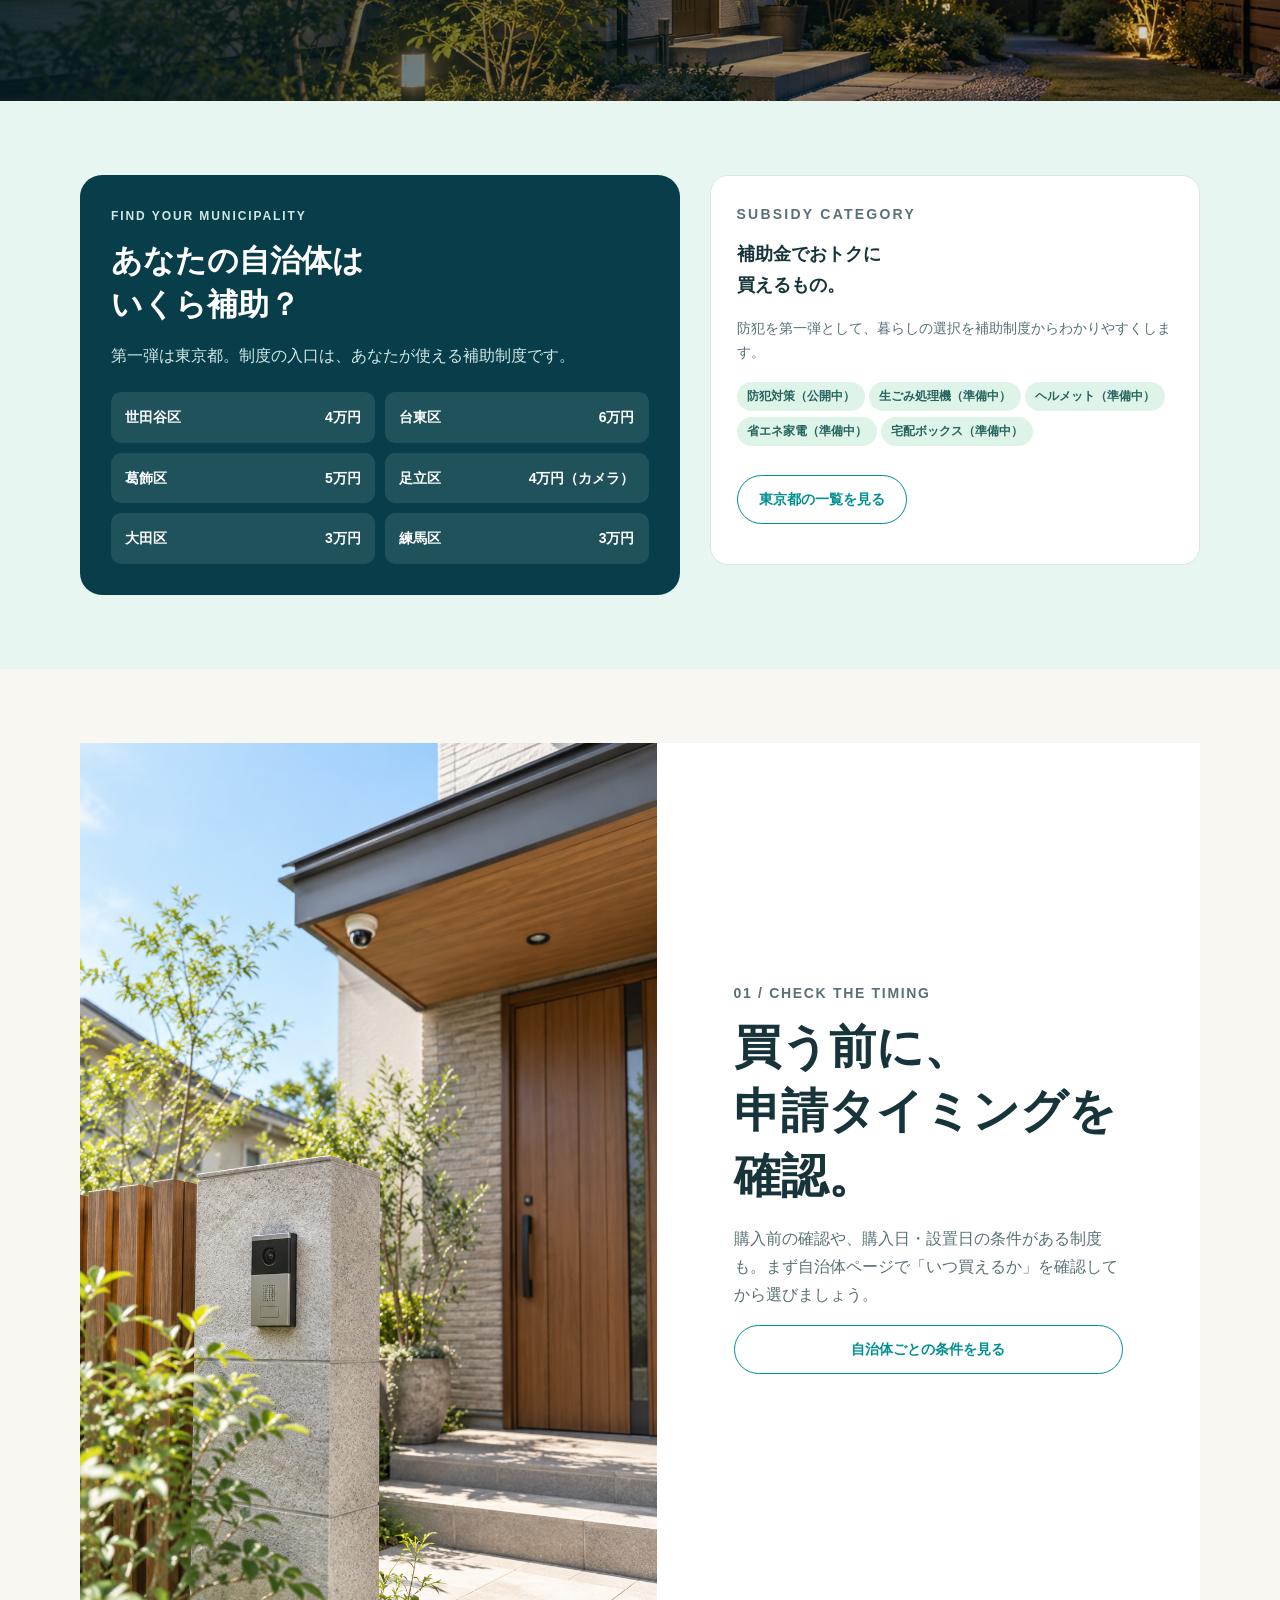
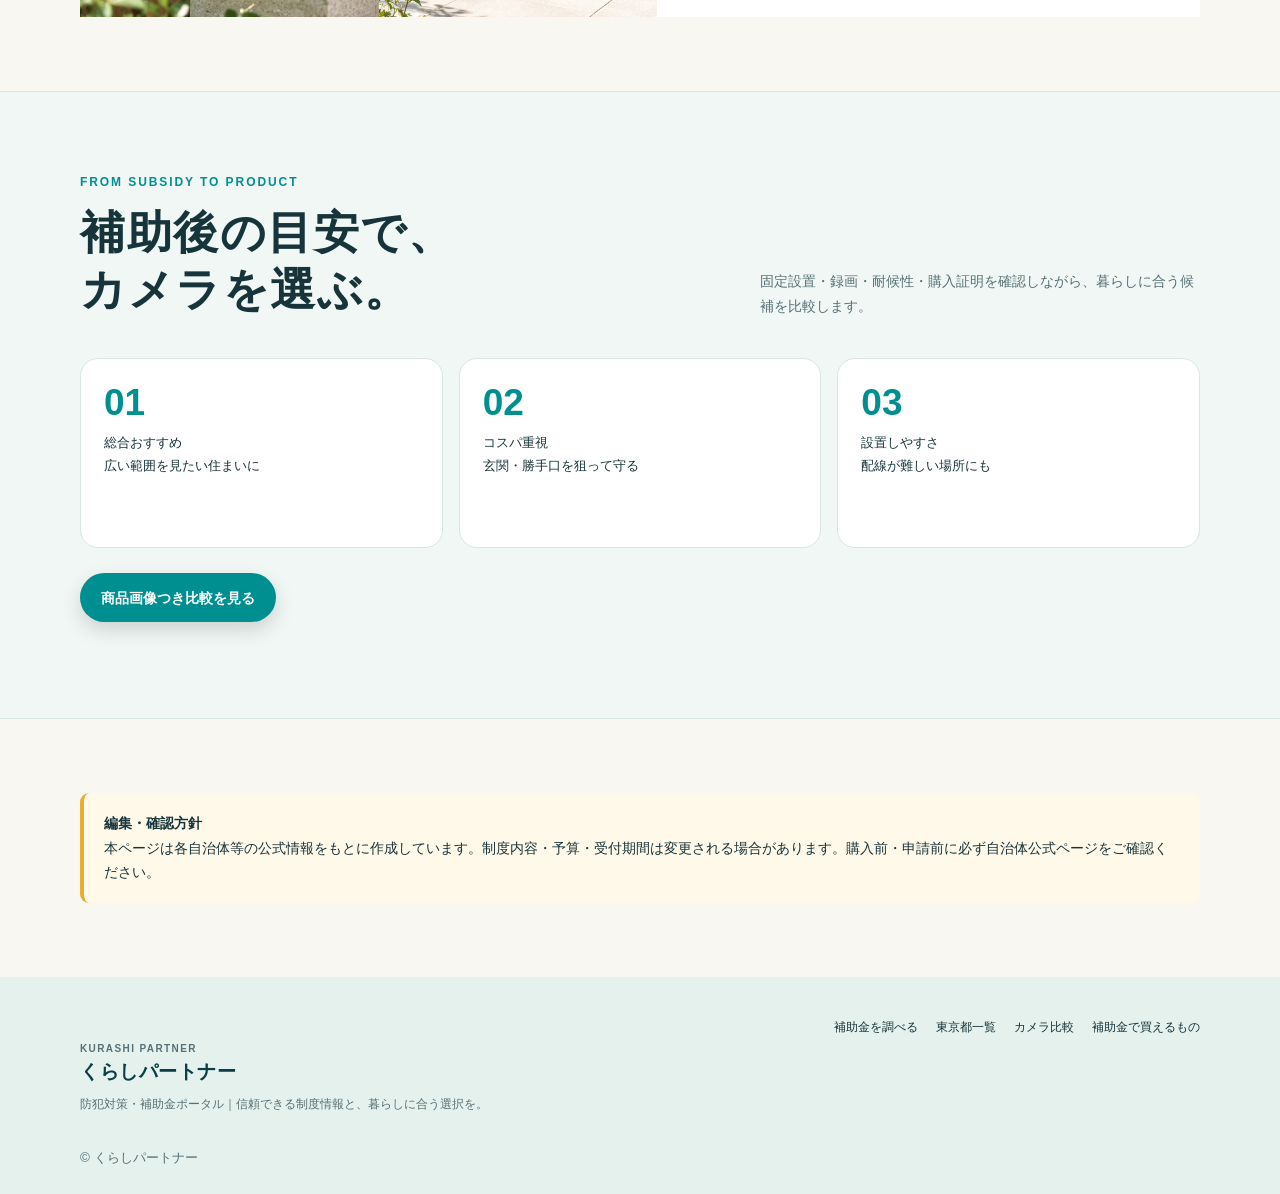
<file: security/index.html>
<!doctype html>
<html lang="ja"><head><meta charset="utf-8"><script src="../assets/analytics.js?v=20261013-1"></script><meta name="viewport" content="width=device-width,initial-scale=1"><title>防犯対策・補助金ポータル｜くらしパートナー</title><meta name="description" content="防犯カメラ・録画インターホン・センサーライトなどの防犯対策に使える自治体補助金を、公式情報をもとに確認。まずはお住まいの地域を調べましょう。"><link rel="canonical" href="https://kurashi-partner-ku.com/security/"><meta property="og:locale" content="ja_JP"><meta property="og:type" content="website"><meta property="og:site_name" content="くらしパートナー"><meta property="og:title" content="防犯対策・補助金ポータル｜くらしパートナー"><meta property="og:description" content="あなたの街、防犯対策にいくら補助される？"><meta property="og:url" content="https://kurashi-partner-ku.com/security/"><meta property="og:image" content="https://kurashi-partner-ku.com/assets/security/home-security-hero.png"><meta name="twitter:card" content="summary_large_image"><link rel="stylesheet" href="../assets/security/security.css?v=20261010-2"><script type="application/ld+json">{"@context":"https://schema.org","@type":"WebPage","name":"防犯対策・補助金ポータル","dateModified":"2026-10-05","publisher":{"@type":"Organization","name":"くらしパートナー"}}</script><script defer src="../assets/security/security-data.js?v=20261010-2"></script><script defer src="../assets/security/security.js?v=20261010-2"></script></head>
<body data-root="../"><a class="s-skip" href="#content">本文へ</a><header class="s-header"><div class="s-shell s-header-in"><a class="s-brand" href="../" aria-label="くらしパートナー ホーム"><small>KURASHI PARTNER</small>くらしパートナー</a><button class="s-menu" type="button" aria-expanded="false" aria-label="メニューを開く">☰ メニュー</button><nav class="s-nav" aria-label="防犯ポータルナビ"><a href="./">補助金を調べる</a><a href="tokyo/">東京都一覧</a><a href="camera/">カメラ比較</a><a href="../#subsidy">補助金で買えるもの</a></nav></div></header>
<main id="content"><section class="s-hero"><div class="s-shell s-hero-in"><p class="s-eyebrow">SECURITY &amp; SUBSIDY GUIDE</p><h1>防犯カメラ、<br>補助金で買える<br>かもしれません。</h1><p class="s-hero-lead">まず知りたいのは、何を買うかではなく、<br>あなたの自治体でいくら補助されるか。</p><div class="s-actions"><a class="s-button" href="#area">自治体から補助金を調べる</a><a class="s-button alt" href="camera/">補助後の目安で比較する</a></div><p class="s-note">制度要件・予算・受付状況は変更されます。購入前に自治体公式情報をご確認ください。</p></div></section>
<section class="s-section"><div class="s-shell"><div class="s-heading"><div><p class="s-eyebrow">OFFICIAL DATA / 2025</p><h2 class="s-h2">数字で、いまを知る。</h2></div><p>まずは要点だけ。詳しい出典は下にまとめています。</p></div><div class="s-stat-grid impact"><article class="s-stat s-reveal"><p class="s-stat-label">住宅対象侵入窃盗</p><div class="s-odometer"><strong data-odometer="17152">17,152</strong><b>件</b></div></article><article class="s-stat s-reveal"><p class="s-stat-label">1日あたり</p><div class="s-odometer"><strong data-odometer="47">47</strong><b>件</b></div></article><article class="s-stat s-reveal"><p class="s-stat-label">前年比</p><div class="s-odometer"><strong>+7.2</strong><b>%</b></div></article></div><p class="s-source">出典：<a href="https://www.npa.go.jp/safetylife/seianki26/theme_a/a_b_1_main.html" target="_blank" rel="noopener noreferrer">警察庁「住まいる防犯110番」</a>（令和7年確定値）。</p></div></section>
<section class="s-section visual"><div class="s-full-photo"><img src="../assets/security/security-garden.png" alt="センサーライトと防犯カメラがある夕方の戸建住宅" loading="lazy"><div class="s-photo-copy"><p class="s-eyebrow">A HOME THAT FEELS LIKE HOME</p><h2>安心は、暮らしの風景に<br>なじむ対策から。</h2><p>カメラ、照明、窓、玄関。ひとつずつ、住まいに合うものを。</p></div></div></section>
<section class="s-section tint" id="area"><div class="s-shell s-area"><div class="s-area-panel"><p class="s-eyebrow">FIND YOUR MUNICIPALITY</p><h2>あなたの自治体は<br>いくら補助？</h2><p>第一弾は東京都。制度の入口は、あなたが使える補助制度です。</p><div class="s-city-list" data-city-links></div></div><aside class="s-roadmap"><p class="s-eyebrow">SUBSIDY CATEGORY</p><h3>補助金でおトクに<br>買えるもの。</h3><p>防犯を第一弾として、暮らしの選択を補助制度からわかりやすくします。</p><span class="s-chip">防犯対策（公開中）</span><span class="s-chip">生ごみ処理機（準備中）</span><span class="s-chip">ヘルメット（準備中）</span><span class="s-chip">省エネ家電（準備中）</span><span class="s-chip">宅配ボックス（準備中）</span><p style="margin-top:26px"><a class="s-button outline" href="tokyo/">東京都の一覧を見る</a></p></aside></div></section>
<section class="s-section"><div class="s-shell s-media-split"><div class="s-media-photo"><img src="../assets/security/security-entrance.png" alt="録画機能付きインターホンと防犯カメラのある戸建住宅の玄関" loading="lazy"></div><div class="s-media-copy"><p class="s-kicker-number">01 / CHECK THE TIMING</p><h2>買う前に、<br>申請タイミングを確認。</h2><p>購入前の確認や、購入日・設置日の条件がある制度も。まず自治体ページで「いつ買えるか」を確認してから選びましょう。</p><a class="s-button outline" href="tokyo/">自治体ごとの条件を見る</a></div></div></section>
<section class="s-section-band"><div class="s-shell"><div class="s-heading"><div><p class="s-eyebrow">FROM SUBSIDY TO PRODUCT</p><h2 class="s-h2">補助後の目安で、<br>カメラを選ぶ。</h2></div><p>固定設置・録画・耐候性・購入証明を確認しながら、暮らしに合う候補を比較します。</p></div><div class="s-graphic-grid"><article class="s-graphic-tile"><strong>01</strong><p>総合おすすめ<br>広い範囲を見たい住まいに</p></article><article class="s-graphic-tile"><strong>02</strong><p>コスパ重視<br>玄関・勝手口を狙って守る</p></article><article class="s-graphic-tile"><strong>03</strong><p>設置しやすさ<br>配線が難しい場所にも</p></article></div><p style="margin-top:25px"><a class="s-button" href="camera/">商品画像つき比較を見る</a></p></div></section>
<section class="s-section"><div class="s-shell"><div class="s-alert"><strong>編集・確認方針</strong><br>本ページは各自治体等の公式情報をもとに作成しています。制度内容・予算・受付期間は変更される場合があります。購入前・申請前に必ず自治体公式ページをご確認ください。</div></div></section></main>
<footer class="s-footer"><div class="s-shell"><div class="s-footer-in"><div><a class="s-brand" href="../"><small>KURASHI PARTNER</small>くらしパートナー</a><p>防犯対策・補助金ポータル｜信頼できる制度情報と、暮らしに合う選択を。</p></div><nav><a href="./">補助金を調べる</a><a href="tokyo/">東京都一覧</a><a href="camera/">カメラ比較</a><a href="../#subsidy">補助金で買えるもの</a></nav></div><small>© くらしパートナー</small></div></footer></body></html>
</file>
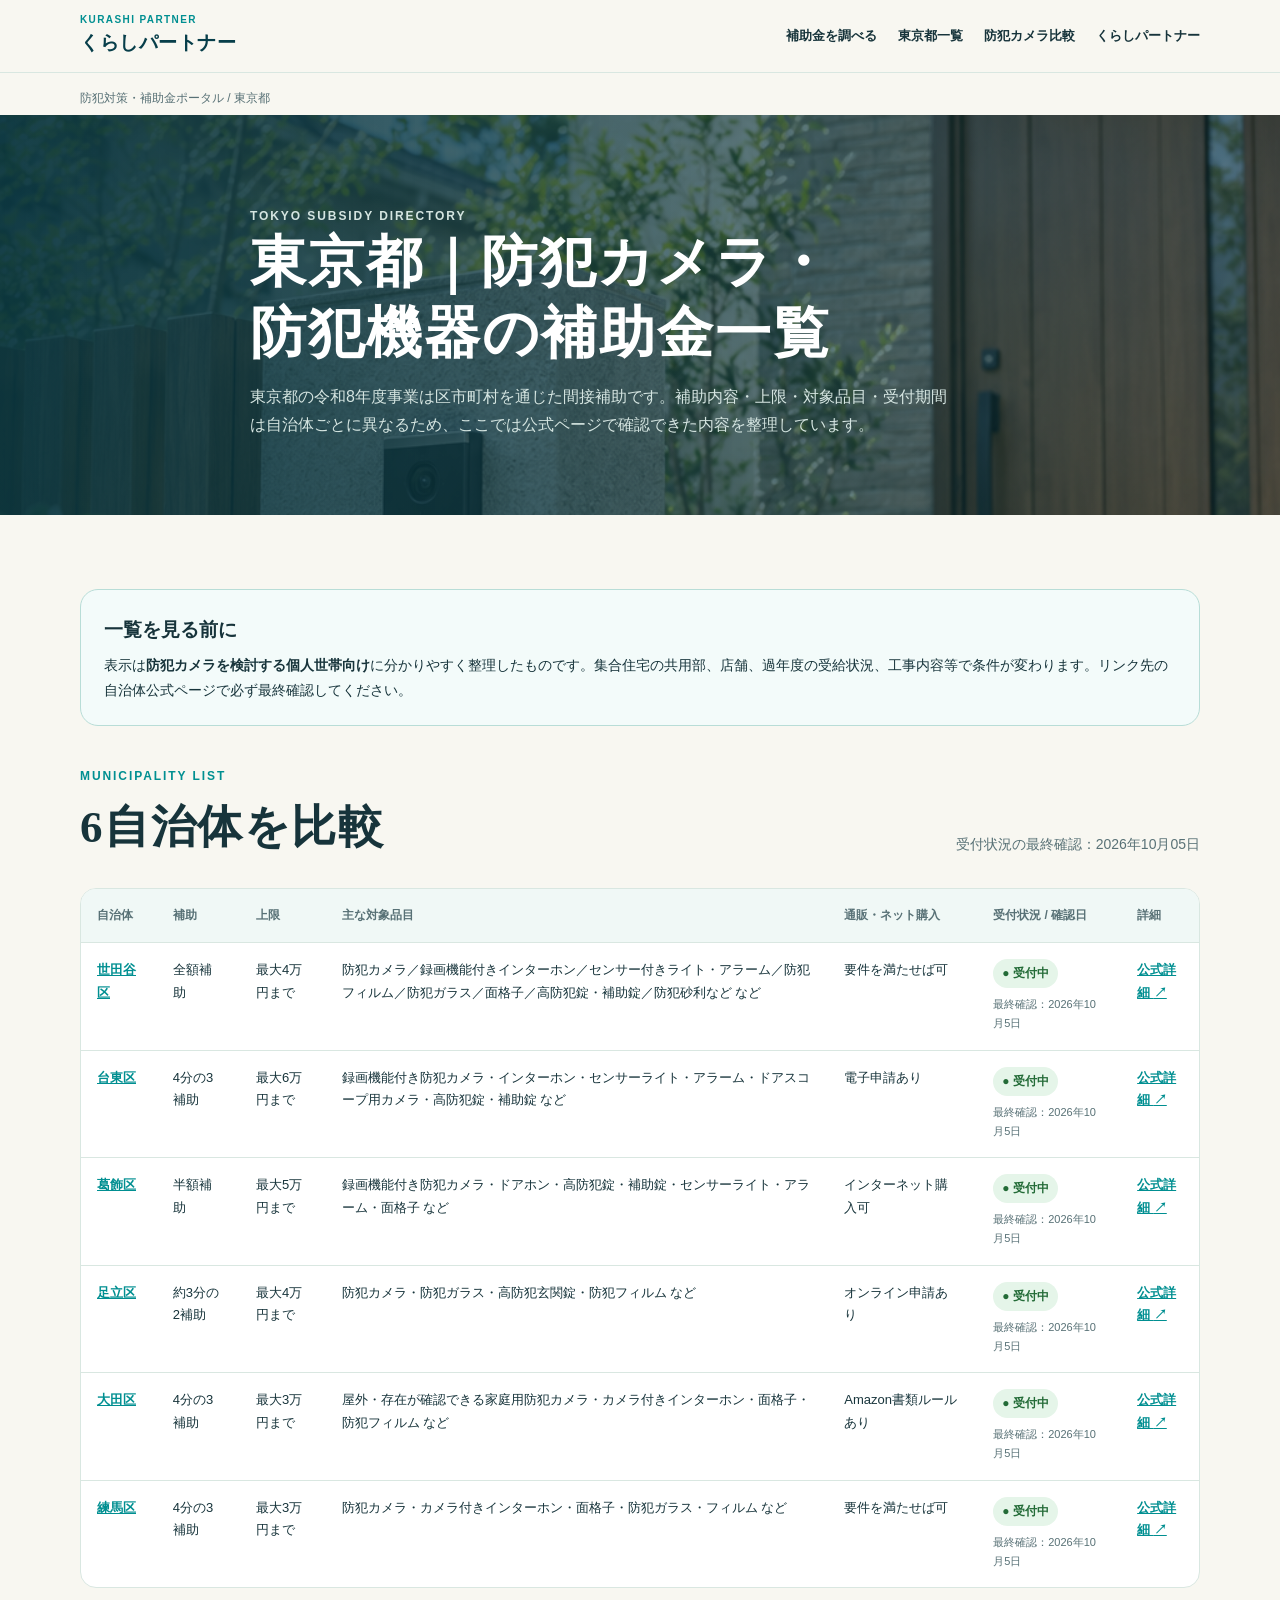
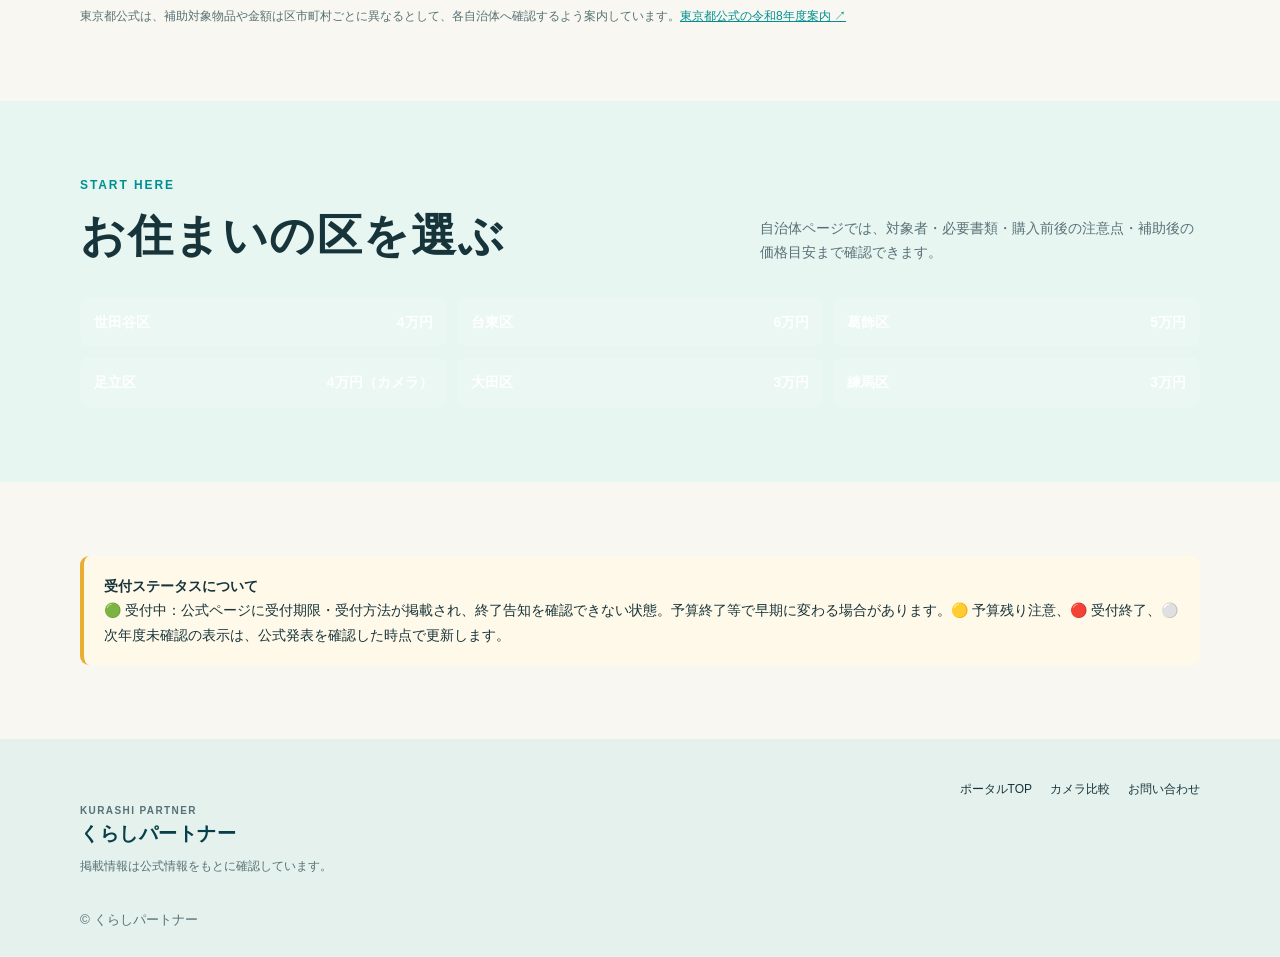
<file: security/tokyo/index.html>
<!doctype html><html lang="ja"><head><meta charset="utf-8"><script src="../../assets/analytics.js?v=20261013-1"></script><meta name="viewport" content="width=device-width,initial-scale=1"><title>東京都｜防犯カメラ・防犯機器の補助金一覧 2026｜くらしパートナー</title><meta name="description" content="東京都の個人宅向け防犯機器補助制度を自治体別に一覧化。世田谷区・台東区・葛飾区・足立区・大田区・練馬区の補助内容、上限、通販購入、受付状況を公式情報で確認。"><link rel="canonical" href="https://kurashi-partner-ku.com/security/tokyo/"><link rel="stylesheet" href="../../assets/security/security.css?v=20261010-2"><script type="application/ld+json">{"@context":"https://schema.org","@type":"CollectionPage","name":"東京都の防犯機器補助金一覧","dateModified":"2026-10-05","publisher":{"@type":"Organization","name":"くらしパートナー"}}</script><script defer src="../../assets/security/security-data.js?v=20261010-2"></script><script defer src="../../assets/security/security.js?v=20261010-2"></script></head><body data-root="../../"><a class="s-skip" href="#content">本文へ</a><header class="s-header"><div class="s-shell s-header-in"><a class="s-brand" href="../"><small>KURASHI PARTNER</small>くらしパートナー</a><button class="s-menu" type="button" aria-expanded="false">☰ メニュー</button><nav class="s-nav"><a href="../">補助金を調べる</a><a href="./">東京都一覧</a><a href="../camera/">防犯カメラ比較</a><a href="../../">くらしパートナー</a></nav></div></header><main id="content"><div class="s-shell s-crumb"><a href="../">防犯対策・補助金ポータル</a> / 東京都</div><section class="s-page-hero"><div class="s-shell s-page-title"><p class="s-eyebrow">TOKYO SUBSIDY DIRECTORY</p><h1>東京都｜防犯カメラ・<br>防犯機器の補助金一覧</h1><p>東京都の令和8年度事業は区市町村を通じた間接補助です。補助内容・上限・対象品目・受付期間は自治体ごとに異なるため、ここでは公式ページで確認できた内容を整理しています。</p></div></section><section class="s-section"><div class="s-shell"><div class="s-callout"><h3>一覧を見る前に</h3><p>表示は<strong>防犯カメラを検討する個人世帯向け</strong>に分かりやすく整理したものです。集合住宅の共用部、店舗、過年度の受給状況、工事内容等で条件が変わります。リンク先の自治体公式ページで必ず最終確認してください。</p></div><div class="s-heading" style="margin-top:40px"><div><p class="s-eyebrow">MUNICIPALITY LIST</p><h2 class="s-h2">6自治体を比較</h2></div><p>受付状況の最終確認：2026年10月05日</p></div><div class="s-table-wrap"><table class="s-table"><thead><tr><th>自治体</th><th>補助</th><th>上限</th><th>主な対象品目</th><th>通販・ネット購入</th><th>受付状況 / 確認日</th><th>詳細</th></tr></thead><tbody data-city-table></tbody></table></div><p class="s-source">東京都公式は、補助対象物品や金額は区市町村ごとに異なるとして、各自治体へ確認するよう案内しています。<a href="https://www.tomin-anzen.metro.tokyo.lg.jp/chian/suishin-seibi/kobetsu-bouhan-hojyo" target="_blank" rel="noopener noreferrer">東京都公式の令和8年度案内 ↗</a></p></div></section><section class="s-section tint"><div class="s-shell"><div class="s-heading"><div><p class="s-eyebrow">START HERE</p><h2 class="s-h2">お住まいの区を選ぶ</h2></div><p>自治体ページでは、対象者・必要書類・購入前後の注意点・補助後の価格目安まで確認できます。</p></div><div class="s-city-list" style="grid-template-columns:repeat(3,1fr)" data-city-links></div></div></section><section class="s-section"><div class="s-shell"><div class="s-alert"><strong>受付ステータスについて</strong><br>🟢 受付中：公式ページに受付期限・受付方法が掲載され、終了告知を確認できない状態。予算終了等で早期に変わる場合があります。🟡 予算残り注意、🔴 受付終了、⚪ 次年度未確認の表示は、公式発表を確認した時点で更新します。</div></div></section></main><footer class="s-footer"><div class="s-shell"><div class="s-footer-in"><div><a class="s-brand" href="../"><small>KURASHI PARTNER</small>くらしパートナー</a><p>掲載情報は公式情報をもとに確認しています。</p></div><nav><a href="../">ポータルTOP</a><a href="../camera/">カメラ比較</a><a href="../../contact.html">お問い合わせ</a></nav></div><small>© くらしパートナー</small></div></footer></body></html>
</file>
<file: assets/kurashi-portal.css>
:root {
  --ink:#173b40; --muted:#667576; --teal:#008f91; --navy:#073e4a;
  --paper:#faf9f5; --beige:#f0ede5; --line:#d8dfda;
  --serif:"Hiragino Mincho ProN","Yu Mincho",serif;
}
*{box-sizing:border-box}
html{scroll-behavior:smooth;scroll-padding-top:100px}
body{margin:0;background:#fff;color:var(--ink);font-family:"Hiragino Kaku Gothic ProN","Yu Gothic",YuGothic,Meiryo,sans-serif;font-size:15px;line-height:1.9;-webkit-font-smoothing:antialiased}
a{color:inherit;text-decoration:none}button{font:inherit}img{display:block;max-width:100%}
h1,h2,h3,p{margin:0}h1,h2,h3{overflow-wrap:anywhere}h3{font-weight:600}
a:focus-visible,button:focus-visible,[tabindex]:focus-visible{outline:3px solid var(--teal);outline-offset:5px}
a:hover{color:var(--teal)}
.shell{width:min(1200px,calc(100% - 112px));margin-inline:auto}
.section{padding-block:100px}
.eyebrow,.category-label{font-family:Arial,"Yu Gothic",sans-serif;font-weight:700;letter-spacing:.13em;font-size:11px;line-height:1.7;color:var(--teal)}
.eyebrow{margin-bottom:12px}.category-label{letter-spacing:.07em}
h2{font-family:var(--serif);font-size:clamp(27px,2.6vw,36px);font-weight:600;line-height:1.6;letter-spacing:.05em}
.section-heading{display:flex;justify-content:space-between;align-items:end;gap:35px;margin-bottom:40px}
.section-heading>p{color:var(--muted);font-size:13px}
.button{display:inline-flex;align-items:center;justify-content:space-between;gap:35px;min-height:52px;background:var(--navy);color:#fff;padding:12px 24px;font-size:13px;font-weight:700;transition:background .2s}
.button:hover{background:var(--teal);color:#fff}.button-light{color:var(--ink);background:#fff}.button-light:hover{color:var(--ink);background:#f1efe5}
.underlined-link{display:inline-flex;gap:25px;align-items:center;border-bottom:1px solid currentColor;padding-block:7px;font-size:13px;font-weight:700}
.image-wrap{overflow:hidden;background:var(--beige)}
.image-wrap img{width:100%;height:100%;object-fit:cover;transition:transform .65s ease}
a:hover .image-wrap img,.picture-story:hover>img{transform:scale(1.035)}
.image-note{margin-top:22px;color:var(--muted);font-size:11px;line-height:1.8}
.skip-link{position:fixed;top:-80px;left:16px;z-index:1000;background:var(--navy);color:#fff;padding:10px 20px}.skip-link:focus{top:12px}

/* Compact masthead; mobile shortcuts and the no-JS navigation remain usable. */
.site-header{position:sticky;top:0;z-index:100;background:#fff;border-bottom:1px solid #e7eae5}
.header-inner{min-height:88px;margin-inline:auto;width:calc(100% - 80px);display:flex;justify-content:space-between;align-items:center;gap:28px}
.brand{display:inline-flex;align-items:center;gap:12px;flex-shrink:0}.brand img{width:76px;height:56px;object-fit:contain}
.brand>span{font-size:21px;font-weight:700;letter-spacing:.04em;line-height:1.5;white-space:nowrap}
.brand small{display:block;font-size:10px;letter-spacing:.12em;font-weight:400;margin-top:2px;color:var(--muted)}
.main-navigation{display:flex;gap:28px;align-items:center;font-size:12px;font-weight:700}
.main-navigation a{padding-block:12px;white-space:nowrap}.menu-button,.mobile-shortcuts{display:none}

/* Full-bleed opening spread, one prioritized responsive photograph. */
.hero{height:clamp(520px,73vh,780px);position:relative;isolation:isolate;overflow:hidden;background:#526453;color:#fff}
.hero-image,.hero-shade{position:absolute;inset:0;width:100%;height:100%}
.hero-image{object-fit:cover;object-position:center 58%;animation:quiet-zoom 26s ease-in-out infinite alternate}
.hero-shade{background:linear-gradient(90deg,#0a1e1785,#0a1e1729 60%,#0a1e1708),linear-gradient(0deg,#0a1e173b,transparent 40%)}
.hero-copy{position:absolute;left:max(7vw,calc((100vw - 1200px)/2));top:50%;transform:translateY(-42%)}
.hero .eyebrow{color:#fff;margin-bottom:22px;font-size:10px;letter-spacing:.19em}
.hero h1{font-family:var(--serif);font-size:clamp(35px,3.6vw,49px);font-weight:500;letter-spacing:.07em;line-height:1.65}
.hero-description{margin:24px 0 30px;font-size:14px;line-height:2}
.hero-caption{position:absolute;bottom:24px;left:7vw;right:7vw;display:flex;justify-content:space-between;font-size:10px;letter-spacing:.1em}
.hero-caption a{color:#fff;font:10px Arial,sans-serif;letter-spacing:.15em}.hero-caption a span{padding-left:16px;font-size:18px}
@keyframes quiet-zoom{from{transform:scale(1)}to{transform:scale(1.055)}}

/* Unequal editorial tiles: a main story, two portraits and a short spread. */
.bento{display:grid;grid-template-columns:1.2fr .52fr .52fr;grid-template-rows:330px 200px;gap:26px}
.picture-story{position:relative;overflow:hidden;color:#fff;background:var(--navy)}
.picture-story>img{width:100%;height:100%;object-fit:cover;transition:transform .65s}
.picture-story::after{content:"";position:absolute;inset:0;background:linear-gradient(0deg,#001718c2,transparent 78%)}
.picture-story:hover{color:#fff}.bento-main{grid-row:span 2}.bento-main>img{object-position:47% center}
.story-copy{position:absolute;z-index:1;bottom:32px;left:32px;right:32px}
.story-copy h3{font-family:var(--serif);font-size:26px;line-height:1.6;margin-top:14px}
.story-copy p{font-size:12px;margin-top:14px;padding-right:24px}
.tag{font-size:10px;letter-spacing:.08em;border:1px solid #ffffff85;padding:6px 10px}
.story-arrow{position:absolute;right:0;bottom:0;font-size:22px}
.small-story .image-wrap{height:204px}.small-story img{object-position:center 53%}
.small-story .category-label{display:block;margin:15px 0 8px;font-size:9px}
.small-story h3{font-size:14px;line-height:1.7}.text-arrow{display:inline-block;margin-top:14px;font-size:11px;font-weight:700}
.bento-note{grid-column:2/4}.bento-note .story-copy{bottom:24px;left:26px;right:26px}
.bento-note h3{font-size:21px;margin-top:8px}.bento-note .category-label{color:#fff;font-size:9px}.bento-note>img{object-position:center 60%}

/* Published category is linked; future themes are explicitly noninteractive. */
.themes{background:var(--paper)}
.theme-rail{display:grid;grid-template-columns:repeat(4,minmax(0,1fr));gap:26px}
.theme .image-wrap{position:relative;aspect-ratio:4/5;margin-bottom:23px}
.theme .eyebrow{display:block;margin-bottom:6px;font-size:9px}
.theme h3{font-size:16px}.theme h3 span{float:right;font-size:20px}
.theme>p{font-size:11px;color:var(--muted);margin-top:4px}
.status{position:absolute;top:16px;left:16px;background:#fff;color:var(--navy);font-size:10px;letter-spacing:.08em;font-weight:700;padding:5px 10px}
.status-soon{font-size:8px}
.theme-foot{display:flex;justify-content:space-between;align-items:center;gap:35px;border-top:1px solid var(--line);margin-top:36px;padding-top:25px}
.theme-foot p{color:var(--muted);font-size:12px;max-width:770px}.theme-foot a{flex-shrink:0}

/* Two asymmetric comparison spreads, not a product shop. */
.compare{background:var(--beige)}
.editorial{display:grid;grid-template-columns:1.05fr 1fr;align-items:center;gap:9%}
.editorial-photo{position:relative;display:block;height:500px;overflow:hidden}
.editorial-photo img{width:100%;height:100%;object-fit:cover;object-position:center 56%}
.photo-index{position:absolute;bottom:18px;left:20px;color:#fff;font:10px Arial,sans-serif;letter-spacing:.13em;background:#173b40c9;padding:8px 12px}
.editorial-copy{padding-block:24px}
.editorial-copy h3{font-family:var(--serif);font-size:clamp(25px,2.7vw,36px);line-height:1.7;margin:16px 0 20px;letter-spacing:.04em}
.editorial-copy>p:not(.category-label){color:#526565;font-size:14px;max-width:400px}
.compare-points{list-style:none;padding:0;margin:25px 0 28px;display:flex;gap:16px;font-size:11px}
.compare-points li{border-bottom:1px solid #a0b6ad;padding-bottom:8px}
.secondary-link{display:table;margin-top:18px;font-size:11px}
.editorial-reverse{margin-top:88px;grid-template-columns:1fr 1.1fr;gap:10%}
.editorial-reverse .editorial-photo{grid-column:2;grid-row:1;height:335px;margin-right:-36px}
.editorial-reverse .editorial-copy{grid-column:1;grid-row:1;padding-left:36px}
.editorial-reverse .underlined-link{margin-top:20px}

/* A full-width visual interlude with the brand philosophy. */
.special{position:relative;min-height:540px;color:#fff;overflow:hidden;background:#385048}
.special>img,.special-shade{position:absolute;inset:0;height:100%;width:100%;object-fit:cover;object-position:center 50%}
.special-shade{background:linear-gradient(90deg,#102d25b3,#102d2538)}
.special-copy{position:relative;width:min(1200px,86%);margin-inline:auto;padding-block:125px}
.special .eyebrow{color:#fff;font-size:10px}
.special h2{font-size:clamp(30px,3vw,43px);font-weight:500;line-height:1.75}
.special p:not(.eyebrow){margin:20px 0 25px;font-size:13px}.special a:hover{color:#fff}

/* Recommended reading order, not fabricated popularity metrics. */
.reading-grid{list-style:none;padding:0;margin:0;display:grid;grid-template-columns:.95fr 1.15fr;grid-template-rows:repeat(4,1fr);column-gap:70px}
.reading-first{grid-row:span 4}
.reading-first .image-wrap{position:relative;aspect-ratio:4/3}
.reading-first img{object-position:center 54%}
.reading-number{font:italic 40px Georgia,serif;font-weight:400;color:var(--teal);line-height:1}
.reading-first .reading-number{position:absolute;left:18px;bottom:-5px;color:#fff;font-size:100px;text-shadow:0 2px 8px #0003}
.reading-first-copy{padding:22px 0 0 16px}
.reading-first h3{font-family:var(--serif);font-size:24px;line-height:1.7;margin:8px 0 12px}
.reading-first p:not(.category-label){color:var(--muted);font-size:12px}
.reading-row{display:grid;grid-template-columns:50px 100px 1fr 15px;gap:20px;height:100%;min-height:132px;align-items:center;padding-block:22px;border-bottom:1px solid var(--line)}
.reading-row img{width:100px;height:100px;object-fit:cover}.reading-row h3{font-size:14px;line-height:1.8}
.reading-row .category-label{font-size:9px;margin-bottom:8px}.row-arrow{color:var(--teal);font-size:19px}

/* Updated content: one large lead and a flat horizontal list. */
.journal{background:#f3f5f2}
.journal-grid{display:grid;grid-template-columns:1fr 1fr;gap:70px}
.journal-lead .image-wrap{aspect-ratio:16/10}.journal-lead img{object-position:center 60%}
.article-meta{display:flex;flex-wrap:wrap;gap:15px;font-size:10px;color:var(--muted);margin:17px 0 10px}
.journal h3{font-size:17px;line-height:1.8}
.journal-row{display:grid;grid-template-columns:116px 1fr 15px;gap:22px;align-items:center;padding:24px 0;border-bottom:1px solid #ced8d1}
.journal-row:first-child{padding-top:0}.journal-row>img{width:116px;height:116px;object-fit:cover}
.journal-row h3{font-size:14px;margin-bottom:10px}.journal-row .article-meta{margin-top:0}.journal-row .category-label{font-size:9px}

/* Specialist media remain subordinate to the lifestyle brand. */
.media{background:var(--navy);color:#fff}.media .eyebrow{color:#b8e2d4}.media .section-heading>p{color:#c6dcd9}
.media-feature{display:grid;grid-template-columns:.95fr 1.1fr;background:#fff;color:var(--ink)}
.media-photo{position:relative;min-height:520px;overflow:hidden}
.media-photo>img{width:100%;height:100%;position:absolute;inset:0;object-fit:cover;object-position:center 45%}
.media-copy{padding:45px 60px}.cat-logo{width:94px;height:74px;object-fit:contain;margin-bottom:16px}
.media-copy h3{font-family:var(--serif);font-size:31px;line-height:1.6;margin:12px 0 18px}
.media-copy>p:not(.category-label){color:var(--muted);font-size:13px}
.media-topics{display:grid;grid-template-columns:1fr 1fr;margin:22px 0 28px;gap:9px 20px}
.media-topics a{border-bottom:1px solid var(--line);padding:7px 0;font-size:12px}

/* Final magazine spread reaches beyond the content shell. */
.about{padding-bottom:0}
.about-grid{display:grid;grid-template-columns:1fr 1.1fr;align-items:center;gap:9%;width:min(1380px,calc(100% - 70px));margin:0 0 0 auto}
.about-photo{height:650px}.about-photo img{width:100%;height:100%;object-fit:cover}
.about-copy{padding:30px 70px 50px 0;max-width:565px}.about-copy h2{margin-bottom:28px}
.about-copy>p:not(.eyebrow){margin:15px 0;color:var(--muted);font-size:13px}
.values{margin:28px 0}.values>div{padding:14px 0;border-top:1px solid var(--line)}
.values dt{font-size:13px;font-weight:700}.values dt span{color:var(--teal);font:12px Georgia,serif;margin-right:10px}
.values dd{margin:4px 0 0 30px;color:var(--muted);font-size:11px}
.site-footer{background:var(--paper);padding:55px 0 28px}
.footer-top{display:flex;justify-content:space-between;align-items:center;padding-bottom:35px;border-bottom:1px solid var(--line)}
.footer-top>p{font-family:var(--serif);font-size:17px}
.footer-bottom{display:flex;justify-content:space-between;gap:20px;margin-top:25px}
.footer-bottom nav{display:flex;flex-wrap:wrap;gap:12px 25px;font-size:11px}
.footer-bottom small{font-size:10px;white-space:nowrap;color:var(--muted)}
.noscript-note{padding:20px;font-size:12px;background:var(--paper)}.noscript-note a{text-decoration:underline}
/* Never hide content waiting for JS. Only animate after observation. */
.reveal.is-visible{animation:fade-up .7s ease both}
@keyframes fade-up{from{opacity:.5;transform:translateY(16px)}to{opacity:1;transform:none}}

@media(max-width:1100px){
  .shell{width:calc(100% - 72px)}.header-inner{width:calc(100% - 48px);gap:16px}
  .main-navigation{gap:18px;font-size:11px}.brand>span{font-size:19px}.brand img{width:66px}
  .bento{grid-template-rows:330px 190px;gap:20px}.story-copy{left:24px;right:24px}.story-copy h3{font-size:23px}
  .reading-grid,.journal-grid{column-gap:36px}.reading-row{grid-template-columns:38px 78px 1fr 12px;gap:13px}
  .reading-row img{width:78px;height:85px}.reading-row h3{font-size:12px}
  .journal-row{grid-template-columns:90px 1fr 12px;gap:16px}.journal-row>img{width:90px;height:104px}
  .media-copy{padding:36px}.about-copy{padding-right:36px}
}
@media(max-width:900px){
  .section{padding-block:75px}.header-inner{min-height:73px;flex-wrap:wrap}
  .menu-ready .menu-button{display:inline-flex;align-items:center;gap:8px;border:0;background:none;padding:10px 0 10px 12px;font-size:10px;color:var(--ink)}
  .menu-lines,.menu-lines::after{display:block;width:19px;height:1px;background:currentColor}
  .menu-lines{position:relative;margin-top:-5px}.menu-lines::after{content:"";position:absolute;top:6px}
  .main-navigation{display:flex;flex-wrap:wrap;justify-content:center;padding:10px 24px}
  .menu-ready .header-inner{flex-wrap:nowrap}
  .menu-ready .main-navigation{display:none;position:absolute;left:0;right:0;top:100%;padding:12px 24px 20px;background:#fff;box-shadow:0 15px 25px #173b4014}
  .menu-ready .main-navigation.is-open{display:grid;grid-template-columns:1fr 1fr}
  .main-navigation a{border-bottom:1px solid var(--line);min-height:44px;padding:10px}
  .mobile-shortcuts{display:flex;border-top:1px solid #edf0eb;justify-content:center}
  .mobile-shortcuts a{flex:1;text-align:center;font-size:10px;padding:10px 4px;min-height:44px}
  html{scroll-padding-top:130px}.hero-copy{left:6vw}.hero h1{font-size:39px}
  .bento{grid-template-columns:1fr 1fr;grid-template-rows:390px auto 210px}
  .bento-main{grid-row:1;grid-column:1/3}.small-story .image-wrap{height:250px}.bento-note{grid-column:1/3}
  .theme-rail{gap:20px}.theme h3{font-size:13px}.theme>p{font-size:10px}
  .status{top:10px;left:10px;font-size:9px;padding:4px 6px}.status-soon{font-size:7px}
  .theme-foot{align-items:start;flex-direction:column;gap:12px}
  .editorial{gap:7%}.editorial-photo{height:425px}.editorial-copy h3{font-size:26px}
  .editorial-copy>p:not(.category-label){font-size:12px}.compare-points{gap:10px;font-size:10px;flex-wrap:wrap}
  .editorial-reverse .editorial-copy{padding-left:0}.editorial-reverse .editorial-photo{margin-right:0}
  .reading-grid{grid-template-columns:1fr 1.15fr;column-gap:25px}
  .reading-row{grid-template-columns:34px 66px 1fr;gap:10px}.reading-row .row-arrow{display:none}
  .reading-row img{width:66px;height:76px}.reading-number{font-size:33px}.reading-first h3{font-size:22px}
  .journal-grid{grid-template-columns:1fr;gap:32px}.journal-lead .image-wrap{aspect-ratio:16/8}
  .journal-row{grid-template-columns:125px 1fr 15px}.journal-row>img{width:125px;height:110px}
  .media-feature{grid-template-columns:.85fr 1.15fr}.media-copy{padding:28px}.media-copy h3{font-size:27px}
  .media-topics{gap:5px 12px}.about-grid{gap:6%;width:calc(100% - 36px)}
  .about-photo{height:660px}.about-copy{padding-right:30px}.about{padding-bottom:0}
}
@media(max-width:600px){
  .shell{width:calc(100% - 40px)}.section{padding-block:58px}
  .header-inner{width:calc(100% - 32px);min-height:66px}.brand{gap:8px}.brand img{width:51px;height:45px}
  .brand>span{font-size:17px}.brand small{font-size:8px;letter-spacing:.07em}
  .menu-ready .menu-button{padding-left:0;font-size:9px;gap:6px}
  html{scroll-padding-top:116px}h2{font-size:26px}.section-heading{display:block;margin-bottom:28px}
  .section-heading>p,.section-heading>a{margin-top:13px;font-size:12px}.eyebrow{font-size:9px;margin-bottom:10px}
  .hero{height:clamp(520px,72svh,670px)}.hero-image{object-position:59% center}
  .hero-shade{background:linear-gradient(0deg,#10291dbd,#10291d0a 90%)}
  .hero-copy{left:24px;right:20px;top:auto;bottom:86px;transform:none}
  .hero .eyebrow{font-size:8px;margin-bottom:17px}
  .hero h1{font-size:clamp(29px,8vw,36px);line-height:1.7;letter-spacing:.04em}
  .hero-description{font-size:11px;margin:17px 0 23px;line-height:2}.hero-description br{display:none}
  .hero .button{font-size:11px;padding-inline:18px;min-height:48px;gap:25px}
  .hero-caption{left:24px;right:24px;bottom:24px;font-size:8px}.hero-caption a{font-size:8px}
  .bento{gap:22px 16px;grid-template-rows:400px auto 195px}.bento-main{margin-inline:-20px}.bento-main img{object-position:55% center}
  .story-copy{bottom:26px;left:24px;right:24px}.story-copy h3{font-size:24px}.story-copy p{font-size:11px}.tag{font-size:9px}
  .small-story .image-wrap{height:auto;aspect-ratio:4/5}.small-story .category-label{font-size:8px;letter-spacing:.03em}
  .small-story h3{font-size:12px}.small-story h3 br{display:none}.bento-note h3{font-size:21px}.image-note{font-size:10px}
  .theme-rail{display:flex;gap:18px;overflow-x:auto;scroll-snap-type:x mandatory;padding:0 20px 16px;margin-inline:-20px;scrollbar-width:thin}
  .theme{flex:0 0 65vw;max-width:280px;scroll-snap-align:start}.theme .image-wrap{margin-bottom:18px}
  .theme h3{font-size:17px}.theme>p{font-size:12px}
  .status{top:14px;left:14px;padding:5px 10px;font-size:10px}.status-soon{font-size:8px}
  .theme-foot{margin-top:18px}.theme-foot p{font-size:11px}
  .compare h2{font-size:clamp(21px,6vw,26px);letter-spacing:0}
  .editorial{display:flex;flex-direction:column;gap:0;align-items:stretch}
  .editorial-photo{height:auto;aspect-ratio:4/5;margin-right:24px}.editorial-copy{padding:28px 0 0 20px}
  .editorial-copy h3{font-size:29px;margin-top:10px}.editorial-copy>p:not(.category-label){font-size:13px}
  .editorial-reverse{margin-top:52px}.editorial-reverse .editorial-photo{height:auto;aspect-ratio:4/3;margin-left:24px;margin-right:-20px}
  .editorial-reverse .editorial-copy{padding:28px 20px 0 0}.compare-points{font-size:11px;gap:18px}
  .special{min-height:500px}.special>img{object-position:53% center}.special-shade{background:linear-gradient(0deg,#102d25d4,#102d2526)}
  .special-copy{width:calc(100% - 48px);padding:210px 0 48px}.special h2{font-size:30px}.special p:not(.eyebrow){font-size:12px}
  .reading-grid{display:block}.reading-first{margin-bottom:25px}.reading-first .image-wrap{aspect-ratio:4/3}
  .reading-first h3{font-size:25px}.reading-first-copy{padding-left:5px}
  .reading-row{min-height:125px;grid-template-columns:37px 80px 1fr;gap:13px;padding-block:19px}
  .reading-row img{width:80px;height:85px}.reading-row .category-label{font-size:8px}.reading-row h3{font-size:12px}.reading-row h3 br{display:none}
  .journal-grid{gap:30px}.journal-lead .image-wrap{aspect-ratio:4/3}.journal h3{font-size:16px}
  .journal-row{grid-template-columns:90px 1fr 12px;gap:14px;padding-block:20px}.journal-row>img{width:90px;height:105px}
  .journal-row h3{font-size:12px}.journal-row h3 br{display:none}.journal-row .category-label{font-size:8px}
  .article-meta{font-size:9px;margin-bottom:8px;gap:10px}
  .media-feature{display:block}.media-photo{min-height:0;height:340px}.media-photo>img{object-position:center 43%}
  .media-copy{padding:30px 24px}.media-copy h3{font-size:29px}.media-copy>p:not(.category-label){font-size:12px}.cat-logo{width:85px;height:65px}
  .about{padding-bottom:0}.about-grid{display:flex;flex-direction:column;align-items:stretch;gap:0;width:100%}
  .about-photo{height:420px;margin-right:40px}.about-copy{max-width:none;padding:40px 24px 50px}.about-copy h2{font-size:30px}
  .footer-top{display:block;padding-bottom:25px}.footer-top>p{margin-top:24px;font-size:16px}
  .footer-bottom{display:block;margin-top:22px}.footer-bottom nav{gap:14px 20px}.footer-bottom nav a{min-height:28px}
  .footer-bottom small{display:block;margin-top:26px}
}
@media(max-width:350px){
  .brand>span{font-size:15px}.brand img{width:44px}.menu-ready .menu-button{font-size:8px}
  .hero-copy{left:20px}.hero h1{font-size:24px;letter-spacing:.03em}.story-copy h3{font-size:21px}
  .compare-points{gap:12px;font-size:10px}.reading-row{grid-template-columns:32px 68px 1fr;gap:10px}
  .reading-row img{width:68px}.reading-row h3{font-size:11px}
  .journal-row{grid-template-columns:76px 1fr;gap:12px}.journal-row>img{width:76px}.journal-row .row-arrow{display:none}
  .media-copy{padding-inline:20px}
}
@media(prefers-reduced-motion:reduce){
  html{scroll-behavior:auto}*,*::before,*::after{animation:none!important;transition:none!important}
}

/* Subsidy category: a first-class route into the growing life-services guide. */
.subsidy-feature{display:grid;grid-template-columns:1.08fr .92fr;min-height:430px;overflow:hidden;background:#113e47;color:#fff}
.subsidy-feature>img{width:100%;height:100%;min-height:430px;object-fit:cover}.subsidy-feature>div{display:flex;flex-direction:column;justify-content:center;padding:54px 58px}
.subsidy-feature .category-label{color:#9ce0d5}.subsidy-feature h3{margin:12px 0 17px;font-family:var(--serif);font-size:clamp(28px,3.1vw,41px);font-weight:500;line-height:1.55}.subsidy-feature p{margin:0 0 26px;color:#d4e7e4;font-size:13px}.subsidy-feature .button{align-self:flex-start;background:#fff;color:#173b40}
@media(max-width:700px){.subsidy-feature{grid-template-columns:1fr}.subsidy-feature>img{min-height:270px;height:270px}.subsidy-feature>div{padding:34px 25px 39px}.subsidy-feature h3{font-size:29px}.subsidy-feature p{font-size:12px}}
</file>
<file: assets/security/security.css>
:root{--s-navy:#073e4a;--s-teal:#008f91;--s-sky:#e8f6f8;--s-mint:#dff4e9;--s-ink:#17343b;--s-muted:#587176;--s-cream:#f8f7f1;--s-white:#fff;--s-line:#d9e7e1;--s-gold:#e8ad32;--s-red:#c9473b;--s-shell:min(1120px,90vw)}
*{box-sizing:border-box}html{scroll-behavior:smooth;scroll-padding-top:88px}body{margin:0;background:var(--s-cream);color:var(--s-ink);font:16px/1.75 "Hiragino Kaku Gothic ProN","Yu Gothic",YuGothic,Meiryo,sans-serif}a{color:inherit}.s-shell{width:var(--s-shell);margin:auto}.s-skip{position:fixed;top:-70px;left:14px;z-index:999;padding:8px 13px;background:var(--s-navy);color:#fff;border-radius:8px}.s-skip:focus{top:12px}.s-header{position:sticky;top:0;z-index:100;background:rgba(248,247,241,.94);border-bottom:1px solid var(--s-line);backdrop-filter:blur(12px)}.s-header-in{min-height:72px;display:flex;align-items:center;justify-content:space-between;gap:24px}.s-brand{color:var(--s-navy);font-weight:900;font-size:19px;text-decoration:none;letter-spacing:.03em}.s-brand small{display:block;color:var(--s-teal);font-size:10px;letter-spacing:.14em;line-height:1.3}.s-nav{display:flex;gap:21px;align-items:center}.s-nav a{font-size:13px;font-weight:700;text-decoration:none}.s-nav a:hover{color:var(--s-teal)}.s-menu{display:none}.s-crumb{padding:15px 0 6px;color:var(--s-muted);font-size:12px}.s-crumb a{text-decoration:none}.s-crumb a:hover{text-decoration:underline}.s-hero{position:relative;isolation:isolate;min-height:570px;display:flex;align-items:center;overflow:hidden;background:#063c4a;color:#fff}.s-hero:before{position:absolute;z-index:-1;inset:0;content:"";background:linear-gradient(90deg,rgba(3,35,46,.94) 0%,rgba(3,35,46,.82) 38%,rgba(3,35,46,.26) 74%,rgba(3,35,46,.13))}.s-hero:after{position:absolute;z-index:-2;inset:0;content:"";background:url('home-security-hero.png') center/cover no-repeat}.s-hero-in{padding:70px 0 75px}.s-eyebrow{margin:0 0 12px;color:var(--s-teal);font-size:12px;font-weight:800;letter-spacing:.16em}.s-hero .s-eyebrow{color:#9ee8de}.s-hero h1,.s-page-title h1,.s-h2{margin:0;font-family:"Hiragino Mincho ProN","Yu Mincho",serif;line-height:1.26;letter-spacing:.035em}.s-hero h1{max-width:690px;font-size:clamp(42px,5.5vw,70px)}.s-hero-lead{max-width:570px;margin:22px 0 26px;font-size:17px;line-height:2}.s-actions{display:flex;flex-wrap:wrap;gap:13px}.s-button{display:inline-flex;align-items:center;justify-content:center;min-height:49px;padding:11px 21px;border-radius:999px;background:var(--s-teal);color:#fff;font-size:14px;font-weight:800;text-decoration:none;box-shadow:0 8px 20px rgba(0,0,0,.15)}.s-button:hover{transform:translateY(-2px);background:#007779}.s-button.alt{background:#fff;color:var(--s-navy)}.s-button.outline{border:1px solid var(--s-teal);background:transparent;color:var(--s-teal);box-shadow:none}.s-note{margin-top:19px;color:#d6e7e4;font-size:12px}.s-section{padding:74px 0}.s-section.tint{background:#e8f6f2}.s-heading{display:flex;align-items:end;justify-content:space-between;gap:25px;margin-bottom:32px}.s-heading .s-h2{font-size:clamp(27px,3.8vw,45px)}.s-heading>p{max-width:440px;margin:0;color:var(--s-muted);font-size:14px}.s-stat-grid{display:grid;grid-template-columns:repeat(3,1fr);gap:15px}.s-stat{padding:27px;border-radius:18px;background:#fff;border:1px solid var(--s-line)}.s-stat strong{display:block;color:var(--s-teal);font-size:clamp(33px,4.5vw,51px);line-height:1.1}.s-stat span{display:block;margin-top:8px;font-size:14px;font-weight:800}.s-source{margin:18px 0 0;color:var(--s-muted);font-size:12px}.s-source a{color:var(--s-teal)}.s-area{display:grid;grid-template-columns:1.1fr .9fr;gap:30px;align-items:start}.s-area-panel{padding:31px;border-radius:22px;background:var(--s-navy);color:#fff}.s-area-panel h2{margin:0;font-family:"Hiragino Mincho ProN","Yu Mincho",serif;font-size:31px;line-height:1.4}.s-area-panel p{color:#d1e7e5}.s-city-list{display:grid;grid-template-columns:repeat(2,1fr);gap:10px;margin-top:22px}.s-city-link{display:flex;align-items:center;justify-content:space-between;padding:13px 14px;border-radius:10px;background:rgba(255,255,255,.1);color:#fff;font-size:14px;font-weight:800;text-decoration:none}.s-city-link:hover{background:rgba(255,255,255,.2)}.s-roadmap{padding:26px;border:1px solid var(--s-line);border-radius:18px;background:#fff}.s-roadmap h3{margin:0;font-size:18px}.s-roadmap p{color:var(--s-muted);font-size:14px}.s-chip{display:inline-block;margin:3px 4px 3px 0;padding:4px 10px;border-radius:99px;background:var(--s-mint);color:#25655e;font-size:12px;font-weight:800}.s-steps{display:grid;grid-template-columns:repeat(3,1fr);gap:16px}.s-step{padding:23px 20px;border-radius:16px;border:1px solid var(--s-line);background:#fff}.s-step b{display:inline-grid;place-items:center;width:29px;height:29px;border-radius:50%;background:var(--s-teal);color:#fff;font-size:13px}.s-step h3{margin:12px 0 7px;font-size:17px}.s-step p{margin:0;color:var(--s-muted);font-size:13px}.s-info-grid{display:grid;grid-template-columns:1fr 1fr;gap:18px}.s-info-card{padding:26px;border-radius:18px;background:#fff;border:1px solid var(--s-line)}.s-info-card h3{margin:0 0 8px;font-size:19px}.s-info-card p{margin:0;color:var(--s-muted);font-size:14px}.s-alert{padding:18px 20px;border-left:4px solid var(--s-gold);border-radius:9px;background:#fff9e9;font-size:14px}.s-footer{padding:40px 0 25px;background:#e4f1ec}.s-footer-in{display:flex;justify-content:space-between;gap:25px}.s-footer p{margin:6px 0;color:var(--s-muted);font-size:12px}.s-footer nav{display:flex;flex-wrap:wrap;gap:10px 18px;align-content:start}.s-footer nav a{font-size:12px;text-decoration:none}.s-footer small{display:block;margin-top:25px;color:var(--s-muted)}
/* 一覧・自治体 */.s-page-hero{padding:34px 0 52px;background:linear-gradient(130deg,#e9f7f3,#edf7fb)}.s-page-title{max-width:780px}.s-page-title h1{font-size:clamp(33px,4.7vw,56px)}.s-page-title p{max-width:700px;margin:15px 0 0;color:var(--s-muted)}.s-status{display:inline-flex;gap:6px;align-items:center;padding:4px 9px;border-radius:99px;background:#e5f5e9;color:#236b37;font-size:12px;font-weight:800;white-space:nowrap}.s-status.caution{background:#fff6d9;color:#836500}.s-status.closed{background:#ffe8e6;color:#9a302b}.s-update{display:block;margin-top:7px;color:var(--s-muted);font-size:11px}.s-table-wrap{overflow:auto;border:1px solid var(--s-line);border-radius:16px;background:#fff}.s-table{width:100%;min-width:880px;border-collapse:collapse;text-align:left}.s-table th,.s-table td{padding:16px;border-bottom:1px solid var(--s-line);vertical-align:top;font-size:13px}.s-table th{background:#f0f8f6;color:var(--s-muted);font-size:12px;white-space:nowrap}.s-table tr:last-child td{border-bottom:0}.s-table a{color:var(--s-teal);font-weight:800}.s-callout{padding:23px;border:1px solid #b8ddd7;border-radius:18px;background:#f3fbfa}.s-callout h3{margin:0 0 7px;font-size:19px}.s-callout p{margin:0;font-size:14px}.s-muni-lead{display:grid;grid-template-columns:1.15fr .85fr;gap:22px;align-items:stretch}.s-amount{display:flex;flex-direction:column;justify-content:center;padding:28px;border-radius:18px;background:var(--s-navy);color:#fff}.s-amount span{color:#a9e5dd;font-size:13px;font-weight:800}.s-amount strong{font-size:clamp(42px,5vw,66px);line-height:1.2}.s-amount small{color:#d5e8e5}.s-status-card{padding:28px;border:1px solid var(--s-line);border-radius:18px;background:#fff}.s-status-card h2{margin:11px 0 5px;font-size:22px}.s-status-card p{margin:0;color:var(--s-muted);font-size:14px}.s-details{display:grid;grid-template-columns:repeat(2,1fr);gap:15px}.s-detail{padding:20px;border:1px solid var(--s-line);border-radius:15px;background:#fff}.s-detail h3{margin:0 0 8px;color:var(--s-teal);font-size:15px}.s-detail p{margin:0;font-size:14px}.s-amazon-box{padding:28px;border-radius:18px;background:#fef6e6;border:1px solid #efd49a}.s-amazon-box h2{margin:0;font-family:"Hiragino Mincho ProN","Yu Mincho",serif;font-size:28px}.s-amazon-box>p{font-size:14px}.s-amazon-steps{display:grid;grid-template-columns:1fr 1fr;gap:13px}.s-amazon-steps div{padding:16px;background:#fff;border-radius:12px;font-size:14px}.s-amazon-steps b{display:block;color:#915f05}.s-product-mini{display:grid;grid-template-columns:repeat(3,1fr);gap:14px}.s-product-mini article{display:flex;flex-direction:column;padding:20px;border:1px solid var(--s-line);border-radius:16px;background:#fff}.s-product-mini h3{margin:7px 0;font-size:18px}.s-product-mini p{margin:0 0 12px;color:var(--s-muted);font-size:13px}.s-stars{color:#d5920f;letter-spacing:.06em}.s-sim{padding:27px;border-radius:18px;background:#e7f6f2}.s-sim h2{margin:0;font-family:"Hiragino Mincho ProN","Yu Mincho",serif;font-size:29px}.s-sim-grid{display:grid;grid-template-columns:repeat(3,1fr);gap:10px;margin-top:16px}.s-sim-grid div{padding:16px;border-radius:10px;background:#fff}.s-sim-grid span{display:block;color:var(--s-muted);font-size:12px}.s-sim-grid strong{font-size:25px}.s-official{display:flex;align-items:center;justify-content:space-between;gap:18px;padding:25px;border-radius:18px;background:var(--s-navy);color:#fff}.s-official p{margin:4px 0 0;color:#cce0dd;font-size:13px}.s-official .s-button{flex:none}
/* 商品比較 */.s-tool{display:grid;grid-template-columns:1fr auto;gap:20px;align-items:end;padding:24px;border:1px solid var(--s-line);border-radius:18px;background:#fff}.s-tool label{display:block;color:var(--s-muted);font-size:13px;font-weight:800}.s-tool select{display:block;width:min(360px,100%);margin-top:5px;padding:12px 13px;border:1px solid #a9c7c4;border-radius:9px;background:#fff;font:inherit}.s-tool p{margin:0;color:var(--s-muted);font-size:12px}.s-product-grid{display:grid;grid-template-columns:repeat(3,1fr);gap:17px}.s-product{display:flex;flex-direction:column;overflow:hidden;border:1px solid var(--s-line);border-radius:18px;background:#fff}.s-product-top{padding:21px 21px 15px;background:linear-gradient(130deg,#edf9f6,#eef7fb)}.s-product-badge{display:inline-block;padding:3px 8px;border-radius:99px;background:var(--s-navy);color:#fff;font-size:11px;font-weight:800}.s-product h2{margin:10px 0 1px;font-size:21px}.s-maker{margin:0;color:var(--s-muted);font-size:12px}.s-product-body{padding:19px 21px}.s-fit{margin:0;color:#a46b00;font-size:13px;font-weight:800}.s-product dl{margin:14px 0 0}.s-product dl div{display:flex;justify-content:space-between;gap:12px;padding:7px 0;border-top:1px solid var(--s-line);font-size:12px}.s-product dt{color:var(--s-muted)}.s-product dd{max-width:61%;margin:0;text-align:right;font-weight:700}.s-savings{margin-top:auto;padding:19px 21px;background:#f5fbfa;border-top:1px solid var(--s-line)}.s-savings span{display:block;color:var(--s-muted);font-size:12px}.s-savings strong{display:block;color:var(--s-teal);font-size:27px;line-height:1.25}.s-savings small{display:block;margin-top:5px;color:var(--s-muted);font-size:11px;line-height:1.5}.s-savings .s-setagaya-rounding{margin-top:7px;color:#60757a;font-size:11px;line-height:1.55}.s-product-actions{display:flex;gap:10px;margin-top:14px}.s-product-actions a{font-size:12px;font-weight:800}.s-compare-wrap{overflow:auto;border:1px solid var(--s-line);border-radius:16px}.s-compare{width:100%;min-width:780px;border-collapse:collapse;background:#fff}.s-compare th,.s-compare td{padding:13px;border-bottom:1px solid var(--s-line);font-size:12px;text-align:left}.s-compare th{background:#eff8f6}.s-compare td:first-child{color:var(--s-muted);font-weight:800}.s-topic-cards{display:grid;grid-template-columns:repeat(4,1fr);gap:12px}.s-topic-cards a{display:block;padding:18px;border:1px solid var(--s-line);border-radius:14px;background:#fff;text-decoration:none;font-size:14px;font-weight:800}.s-topic-cards a:hover{border-color:var(--s-teal);color:var(--s-teal)}
@media(max-width:820px){.s-header-in{min-height:62px}.s-nav{display:none;position:absolute;top:62px;right:5vw;left:5vw;flex-direction:column;align-items:stretch;padding:10px;background:#fff;border:1px solid var(--s-line);border-radius:0 0 13px 13px;box-shadow:0 10px 20px rgba(7,62,74,.14)}.s-nav.open{display:flex}.s-nav a{padding:8px}.s-menu{display:inline-flex;padding:8px 10px;border:1px solid var(--s-line);border-radius:8px;background:#fff;font:700 12px inherit}.s-hero{min-height:510px}.s-hero:before{background:linear-gradient(90deg,rgba(3,35,46,.89),rgba(3,35,46,.5))}.s-hero-in{padding:54px 0}.s-heading{display:block}.s-heading>p{margin-top:12px}.s-stat-grid,.s-steps{grid-template-columns:1fr}.s-area,.s-muni-lead{grid-template-columns:1fr}.s-info-grid,.s-details{grid-template-columns:1fr}.s-product-mini,.s-product-grid{grid-template-columns:1fr 1fr}.s-topic-cards{grid-template-columns:1fr 1fr}.s-footer-in,.s-official{display:block}.s-footer nav{margin-top:18px}.s-official .s-button{margin-top:14px}.s-tool{grid-template-columns:1fr}.s-tool select{width:100%}}
@media(max-width:480px){body{font-size:15px}.s-hero h1{font-size:39px}.s-hero-lead{font-size:15px}.s-section{padding:55px 0}.s-city-list,.s-product-mini,.s-product-grid{grid-template-columns:1fr}.s-amazon-steps,.s-sim-grid{grid-template-columns:1fr}.s-actions{display:flex}.s-button{width:100%}.s-stat{padding:21px}.s-page-hero{padding-bottom:40px}}
/* Visual refresh: editorial photography, large numbers, and less explanatory copy. */
.s-section.visual{padding:0;background:#173f45;color:#fff}.s-full-photo{position:relative;min-height:470px;overflow:hidden}.s-full-photo>img{position:absolute;inset:0;width:100%;height:100%;object-fit:cover}.s-full-photo:after{position:absolute;inset:0;content:"";background:linear-gradient(90deg,rgba(4,32,39,.78),rgba(4,32,39,.12))}.s-photo-copy{position:relative;z-index:1;width:var(--s-shell);margin:auto;padding:115px 0;color:#fff}.s-photo-copy h2{max-width:530px;margin:0;font-family:"Hiragino Mincho ProN","Yu Mincho",serif;font-size:clamp(31px,4vw,52px);line-height:1.42}.s-photo-copy p{max-width:450px;margin:15px 0 0;color:#e0efed}.s-stat-grid.impact{gap:0;border:1px solid var(--s-line);border-radius:21px;overflow:hidden}.s-stat-grid.impact .s-stat{border:0;border-right:1px solid var(--s-line);border-radius:0}.s-stat-grid.impact .s-stat:last-child{border:0}.s-stat-label{margin:0;color:var(--s-muted);font-size:12px;font-weight:800}.s-odometer{display:flex;align-items:baseline;gap:4px;font-variant-numeric:tabular-nums}.s-odometer strong{letter-spacing:-.05em}.s-media-split{display:grid;grid-template-columns:1.03fr .97fr;align-items:stretch;background:#fff}.s-media-split.reverse{grid-template-columns:.94fr 1.06fr}.s-media-split .s-media-photo{min-height:480px}.s-media-split .s-media-photo img{width:100%;height:100%;object-fit:cover}.s-media-split .s-media-copy{display:flex;flex-direction:column;justify-content:center;padding:clamp(34px,6vw,86px)}.s-media-copy h2{margin:0;font-family:"Hiragino Mincho ProN","Yu Mincho",serif;font-size:clamp(29px,3.7vw,47px);line-height:1.38}.s-media-copy p{max-width:470px;color:var(--s-muted)}.s-kicker-number{margin:0 0 15px;color:var(--s-teal);font:800 14px/1 Arial,sans-serif;letter-spacing:.12em}.s-donut-layout{display:grid;grid-template-columns:.7fr 1fr;gap:50px;align-items:center;padding:33px;border:1px solid var(--s-line);border-radius:20px;background:#fff}.s-donut{position:relative;display:grid;place-items:center;width:min(260px,60vw);aspect-ratio:1;border-radius:50%;margin:auto;background:conic-gradient(var(--s-teal) 0 19%,#dcebe6 19% 100%)}.s-donut:after{content:"";width:69%;aspect-ratio:1;border-radius:50%;background:#fff}.s-donut strong{position:absolute;color:var(--s-navy);font-size:34px;line-height:1;text-align:center}.s-donut strong small{display:block;margin-top:6px;color:var(--s-muted);font-size:11px}.s-donut-copy h3{margin:0;font-size:24px;line-height:1.45}.s-donut-copy p{color:var(--s-muted);font-size:14px}.s-divider{height:1px;background:var(--s-line)}.s-buy-alert{display:flex;align-items:center;justify-content:space-between;gap:20px;margin:30px 0;padding:17px 20px;border-radius:12px;background:#fff7e4;border-left:4px solid var(--s-gold);font-size:14px}.s-buy-alert strong{font-size:16px}.s-product-image{position:relative;height:190px;overflow:hidden;background:#f4f0e7}.s-product-image img{width:100%;height:100%;object-fit:cover}.s-product-image small{position:absolute;right:9px;bottom:7px;padding:2px 6px;border-radius:4px;background:rgba(255,255,255,.85);color:var(--s-muted);font-size:9px}.s-product:nth-child(1) .s-product-image img{object-position:11% center}.s-product:nth-child(2) .s-product-image img{object-position:38% center}.s-product:nth-child(3) .s-product-image img{object-position:68% center}.s-product:nth-child(4) .s-product-image img{object-position:90% center}.s-product:nth-child(5) .s-product-image img{object-position:12% center}.s-product-mini .s-product-image{height:135px;margin:-20px -20px 18px}.s-product-mini .s-product-image img{object-position:center}.s-card-meta{margin:0;color:var(--s-muted);font-size:11px}.s-featured-products{display:grid;grid-template-columns:1.15fr .85fr;gap:18px}.s-featured-products .s-product:first-child{grid-row:span 2}.s-featured-products .s-product:first-child .s-product-image{height:330px}.s-featured-products .s-product:first-child .s-product-body{padding:23px 27px}.s-section-band{padding:80px 0;background:#f0f7f5;border-block:1px solid var(--s-line)}.s-section-band .s-heading{margin-bottom:40px}.s-page-hero.visual-head{position:relative;overflow:hidden;padding:76px 0;background:#103e48;color:#fff}.s-page-hero.visual-head:after{position:absolute;z-index:0;inset:0;content:"";background:linear-gradient(90deg,rgba(8,52,62,.94),rgba(8,52,62,.45)),url('security-entrance.png') right center/cover}.s-page-hero.visual-head .s-page-title{position:relative;z-index:1}.s-page-hero.visual-head .s-page-title p{color:#d5e5e1}.s-page-hero.visual-head .s-eyebrow{color:#9ee8de}.s-page-hero.visual-head h1{color:#fff}.s-page-hero.visual-head .s-source{color:#c8dbd8}.s-mobile-table-note{display:none}.s-graphic-grid{display:grid;grid-template-columns:repeat(3,1fr);gap:16px}.s-graphic-tile{min-height:190px;padding:23px;border-radius:18px;background:#fff;border:1px solid var(--s-line)}.s-graphic-tile strong{display:block;color:var(--s-teal);font-size:37px;line-height:1.15}.s-graphic-tile p{margin:7px 0 0;font-size:13px}.s-reveal{opacity:0;transform:translateY(18px);transition:opacity .65s,transform .65s}.s-reveal.is-visible{opacity:1;transform:none}
@media(max-width:820px){.s-full-photo{min-height:450px}.s-photo-copy{padding:90px 0}.s-media-split,.s-media-split.reverse{grid-template-columns:1fr}.s-media-split.reverse .s-media-photo{order:2}.s-media-split .s-media-photo{min-height:340px}.s-donut-layout{grid-template-columns:1fr;gap:22px}.s-featured-products{grid-template-columns:1fr 1fr}.s-featured-products .s-product:first-child{grid-column:span 2;grid-row:auto}.s-featured-products .s-product:first-child .s-product-image{height:260px}.s-graphic-grid{grid-template-columns:1fr}.s-buy-alert{align-items:flex-start;flex-direction:column}.s-mobile-table-note{display:block;margin:12px 0;color:var(--s-muted);font-size:12px}}
@media(max-width:480px){.s-stat-grid.impact{display:block;border-radius:16px}.s-stat-grid.impact .s-stat{border-right:0;border-bottom:1px solid var(--s-line)}.s-full-photo{min-height:500px}.s-photo-copy{padding:250px 0 46px}.s-photo-copy h2{font-size:31px}.s-media-split .s-media-copy{padding:43px 5vw}.s-media-split .s-media-photo{min-height:295px}.s-product-image{height:205px}.s-featured-products{grid-template-columns:1fr}.s-featured-products .s-product:first-child{grid-column:auto}.s-featured-products .s-product:first-child .s-product-image{height:245px}.s-page-hero.visual-head{padding:56px 0}.s-page-hero.visual-head:after{background:linear-gradient(90deg,rgba(8,52,62,.93),rgba(8,52,62,.32)),url('security-entrance.png') center/cover}.s-donut{width:220px}.s-graphic-tile{min-height:auto}.s-reveal{opacity:1;transform:none}}

/* 自治体の制度要点。行政用の分数ではなく、生活者が比較しやすい3項目で表示する。 */
.s-muni-lead{display:block}.s-grant-summary{display:grid;grid-template-columns:1.08fr 1fr 1fr;overflow:hidden;border:1px solid var(--s-line);border-radius:20px;background:#fff;box-shadow:0 12px 28px rgba(7,62,74,.07)}.s-grant-item{display:flex;min-height:178px;flex-direction:column;justify-content:center;padding:27px 29px;border-left:1px solid var(--s-line)}.s-grant-item:first-child{border-left:0}.s-grant-item>span{color:var(--s-muted);font-size:12px;font-weight:800;letter-spacing:.06em}.s-grant-item strong{display:block;margin:4px 0;color:var(--s-navy);font-size:clamp(34px,4vw,49px);line-height:1.12;letter-spacing:-.04em}.s-grant-item strong em{margin-right:5px;color:var(--s-teal);font-size:.45em;font-style:normal;letter-spacing:0}.s-grant-item small{color:var(--s-muted);font-size:12px;line-height:1.5}.s-grant-max{background:var(--s-navy)}.s-grant-max>span,.s-grant-max small{color:#b8e2dd}.s-grant-max strong{color:#fff}.s-grant-max strong em{color:#9ee8de}.s-grant-status .s-status{align-self:flex-start;margin:8px 0 6px;font-size:14px}.s-grant-status .s-update{display:none}.s-grant-note{margin:12px 4px 0;color:var(--s-muted);font-size:12px}.s-product-image{background:#fff}.s-product-image .s-product-photo-link{display:block;width:100%;height:100%;text-decoration:none}.s-product-image .s-product-photo-link img{display:block;width:100%;height:100%;object-fit:contain;padding:12px}.s-product-image .s-product-photo-link small{z-index:1}.s-product-mini .s-product-image .s-product-photo-link img{padding:9px}.s-product-mini .s-product-image{background:linear-gradient(135deg,#f4faf8,#edf4f4)}

.s-savings .s-amazon-button{display:flex;width:100%;gap:8px;margin-top:16px;box-shadow:none;font-size:14px}.s-savings .s-amazon-button span{display:inline;color:inherit;font-size:inherit}.s-savings .s-purchase-note{margin-top:7px;text-align:center}.s-affiliate-note{margin:0 0 20px;color:var(--s-muted);font-size:12px;line-height:1.7}
/* 比較ページの商品一覧：カード幅と画像領域をそろえ、通常のレスポンシブグリッドで表示する。 */
.s-product-grid[data-product-root]{grid-template-columns:repeat(3,minmax(0,1fr));align-items:start;gap:20px}.s-product-grid[data-product-root] .s-product{width:100%;min-width:0}.s-product-grid[data-product-root] .s-product-image{display:grid;place-items:center;height:220px;background:linear-gradient(135deg,#f7fbfa,#edf6f4);border-bottom:1px solid var(--s-line)}.s-product-grid[data-product-root] .s-product-image .s-product-photo-link{position:absolute;inset:0;display:block;min-width:0;min-height:0}.s-product-grid[data-product-root] .s-product-image .s-product-photo-link img{width:100%;height:100%;object-fit:contain;object-position:center;padding:20px}.s-product-grid[data-product-root] .s-product-image small{right:12px;bottom:10px}.s-product-grid[data-product-root] .s-product-body{display:flex;flex-direction:column}.s-product-grid[data-product-root] .s-product-actions{margin-top:0;padding-top:14px}
.s-product-specs{border-block:1px solid var(--s-line);margin-top:4px}.s-product-specs summary{display:flex;align-items:center;justify-content:space-between;gap:12px;min-height:48px;cursor:pointer;color:var(--s-navy);font-size:14px;font-weight:700;list-style:none}.s-product-specs summary::-webkit-details-marker{display:none}.s-product-specs summary::after{content:"＋";font-size:20px;line-height:1}.s-product-specs[open] summary::after{content:"−"}.s-product-specs summary:focus-visible{outline:2px solid var(--s-teal);outline-offset:3px}.s-product-specs dl{margin:0 0 12px}.s-product-grid[data-product-root] .s-product-body>p{margin:0 0 16px}.s-product-specs dd{overflow-wrap:anywhere}
@media(max-width:820px){.s-product-grid[data-product-root]{grid-template-columns:repeat(2,minmax(0,1fr))}}
@media(max-width:640px){.s-product-grid[data-product-root]{grid-template-columns:1fr;gap:16px}.s-product-grid[data-product-root] .s-product-image{height:245px}.s-product-grid[data-product-root] .s-product-image .s-product-photo-link img{padding:22px}}
@media(max-width:820px){.s-grant-summary{grid-template-columns:repeat(3,1fr)}.s-grant-item{min-height:154px;padding:20px}.s-grant-item strong{font-size:34px}}
@media(max-width:580px){.s-grant-summary{grid-template-columns:1fr}.s-grant-item{min-height:0;padding:22px;border-top:1px solid var(--s-line);border-left:0}.s-grant-item:first-child{border-top:0}.s-grant-item strong{font-size:38px}.s-grant-status .s-status{margin-bottom:2px}}
</file>
